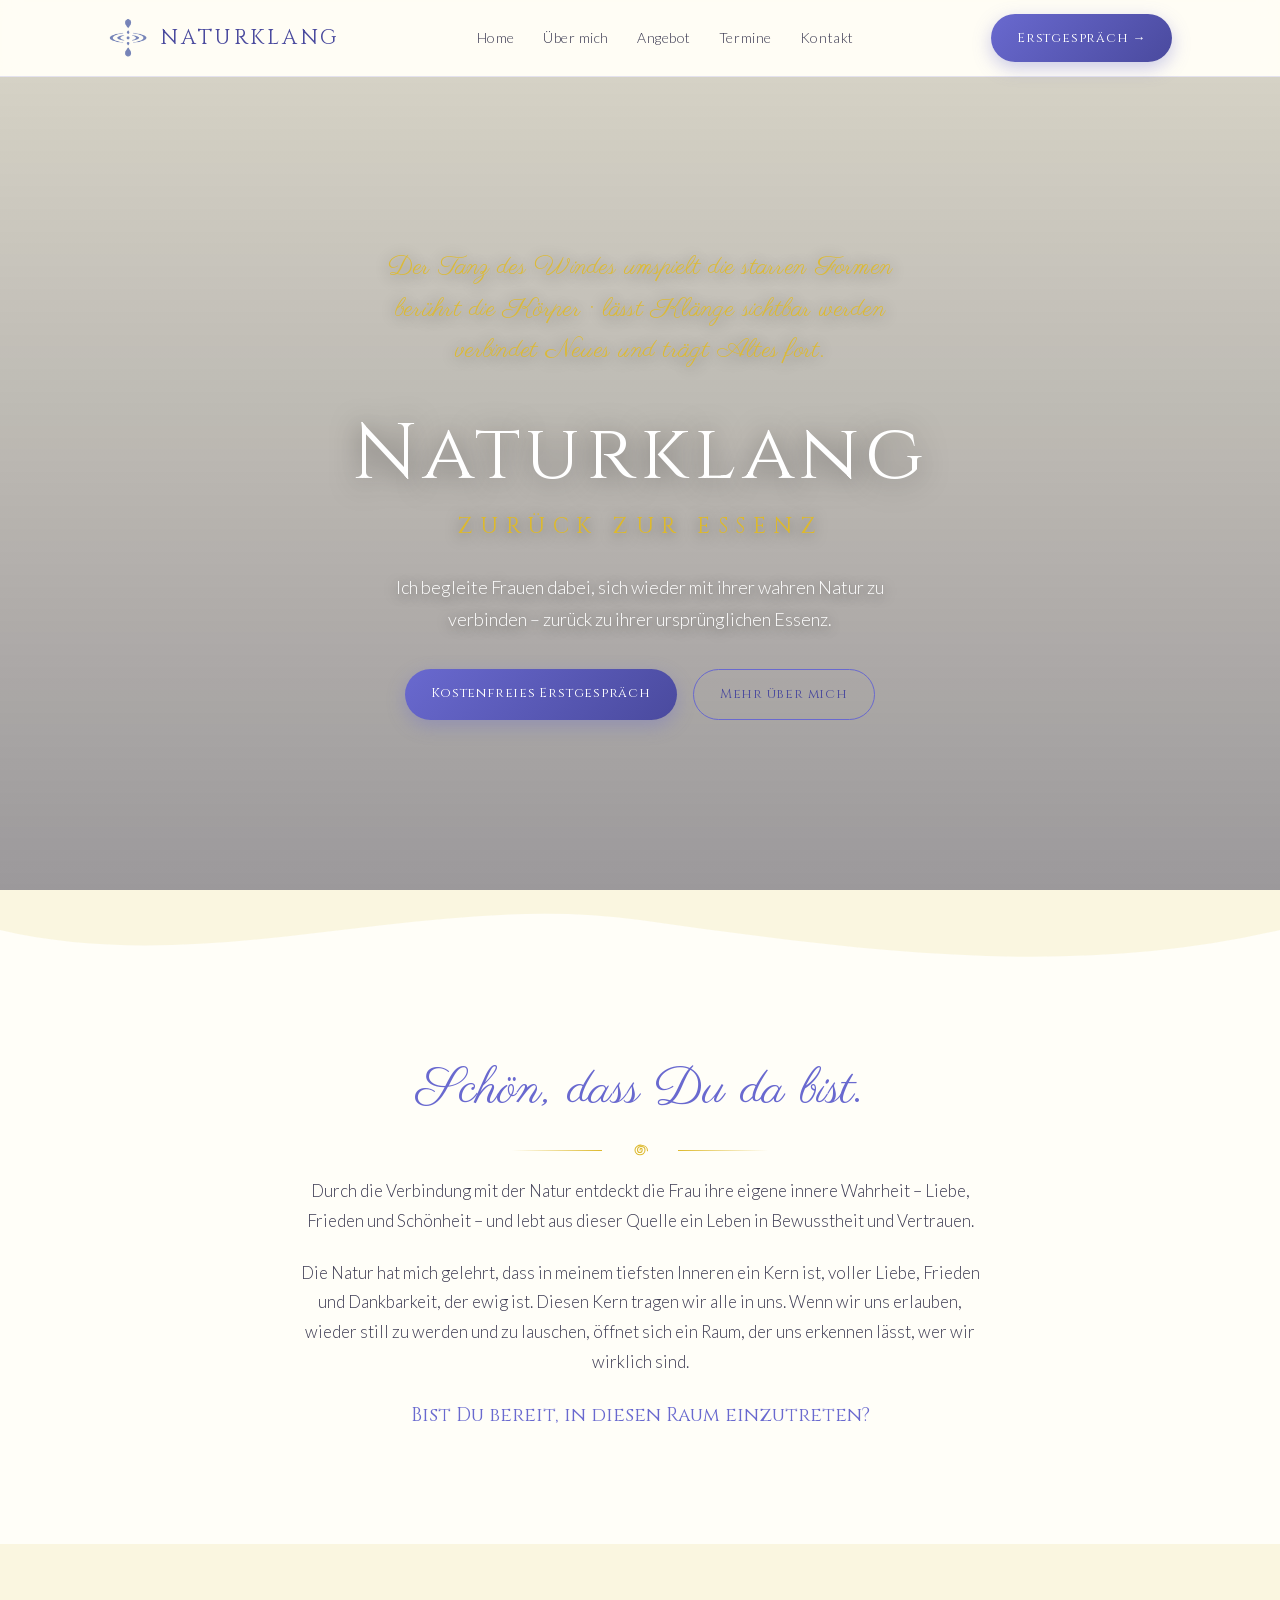
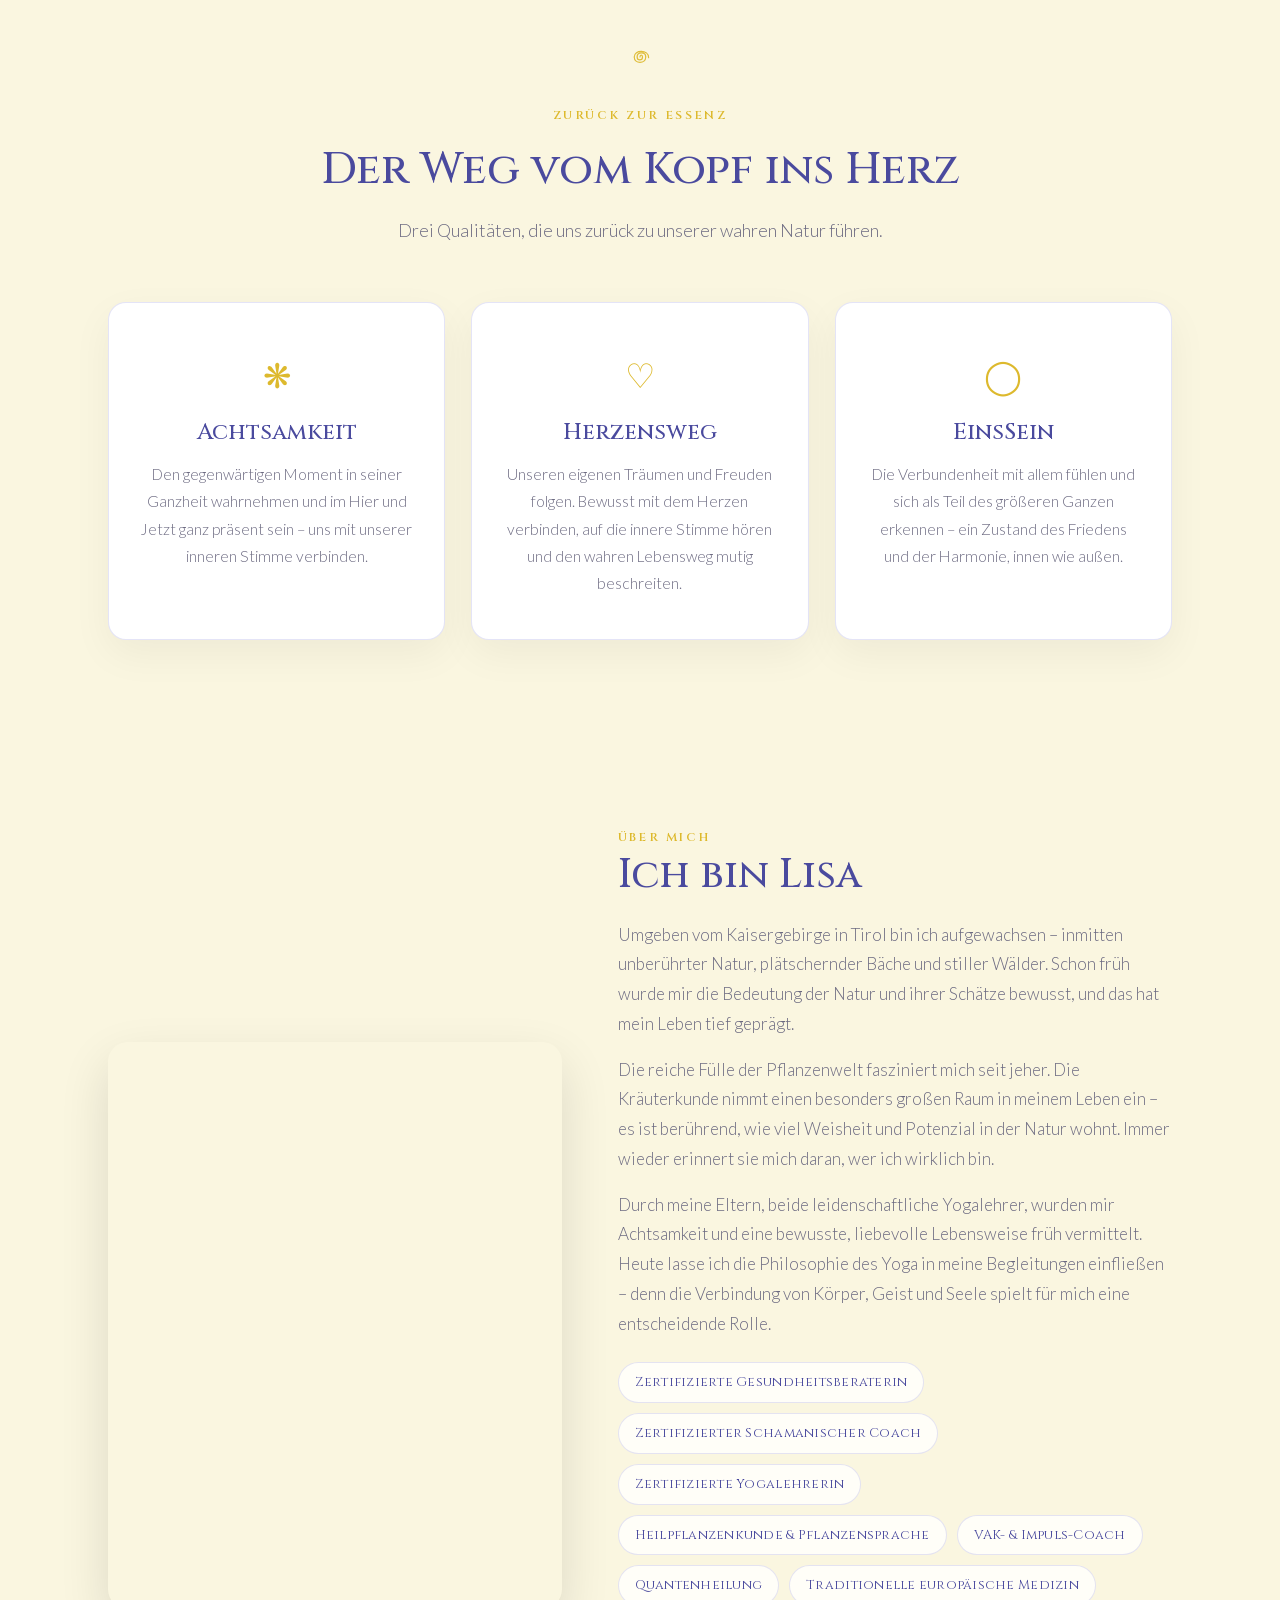
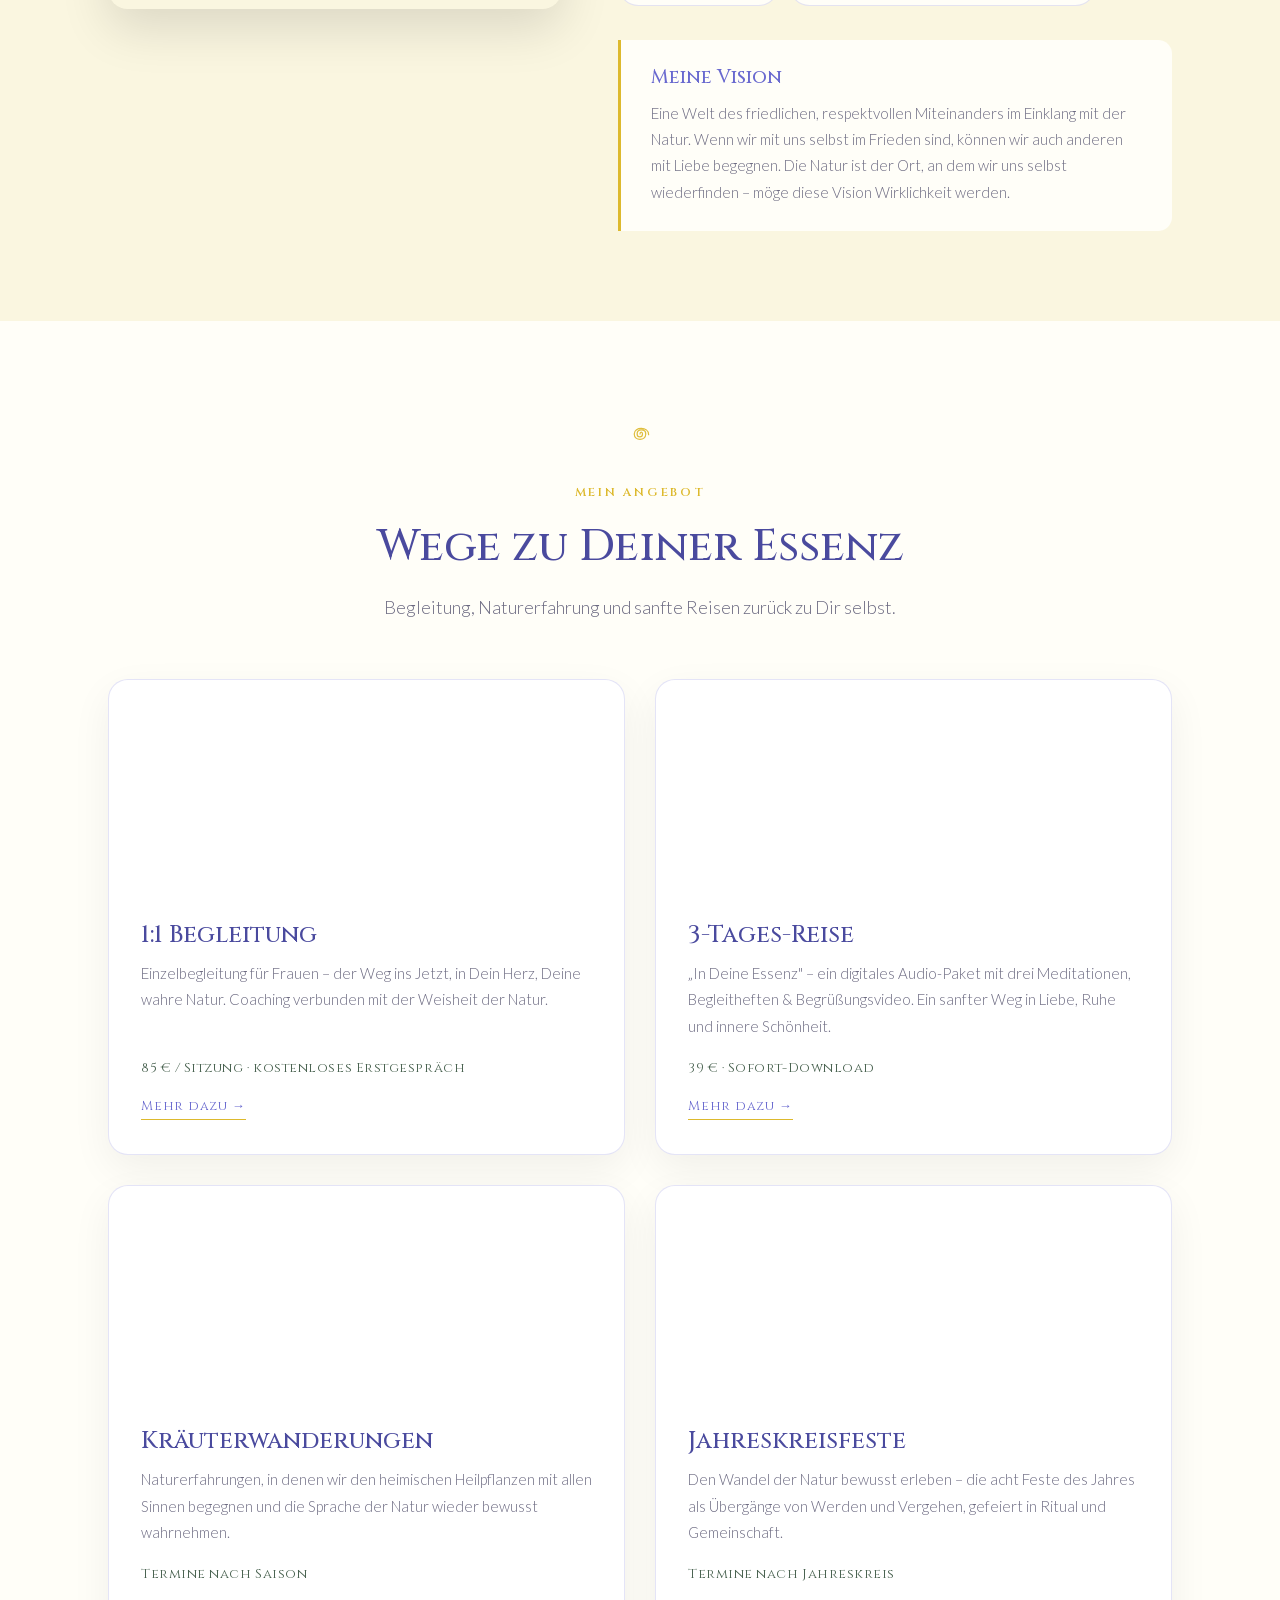
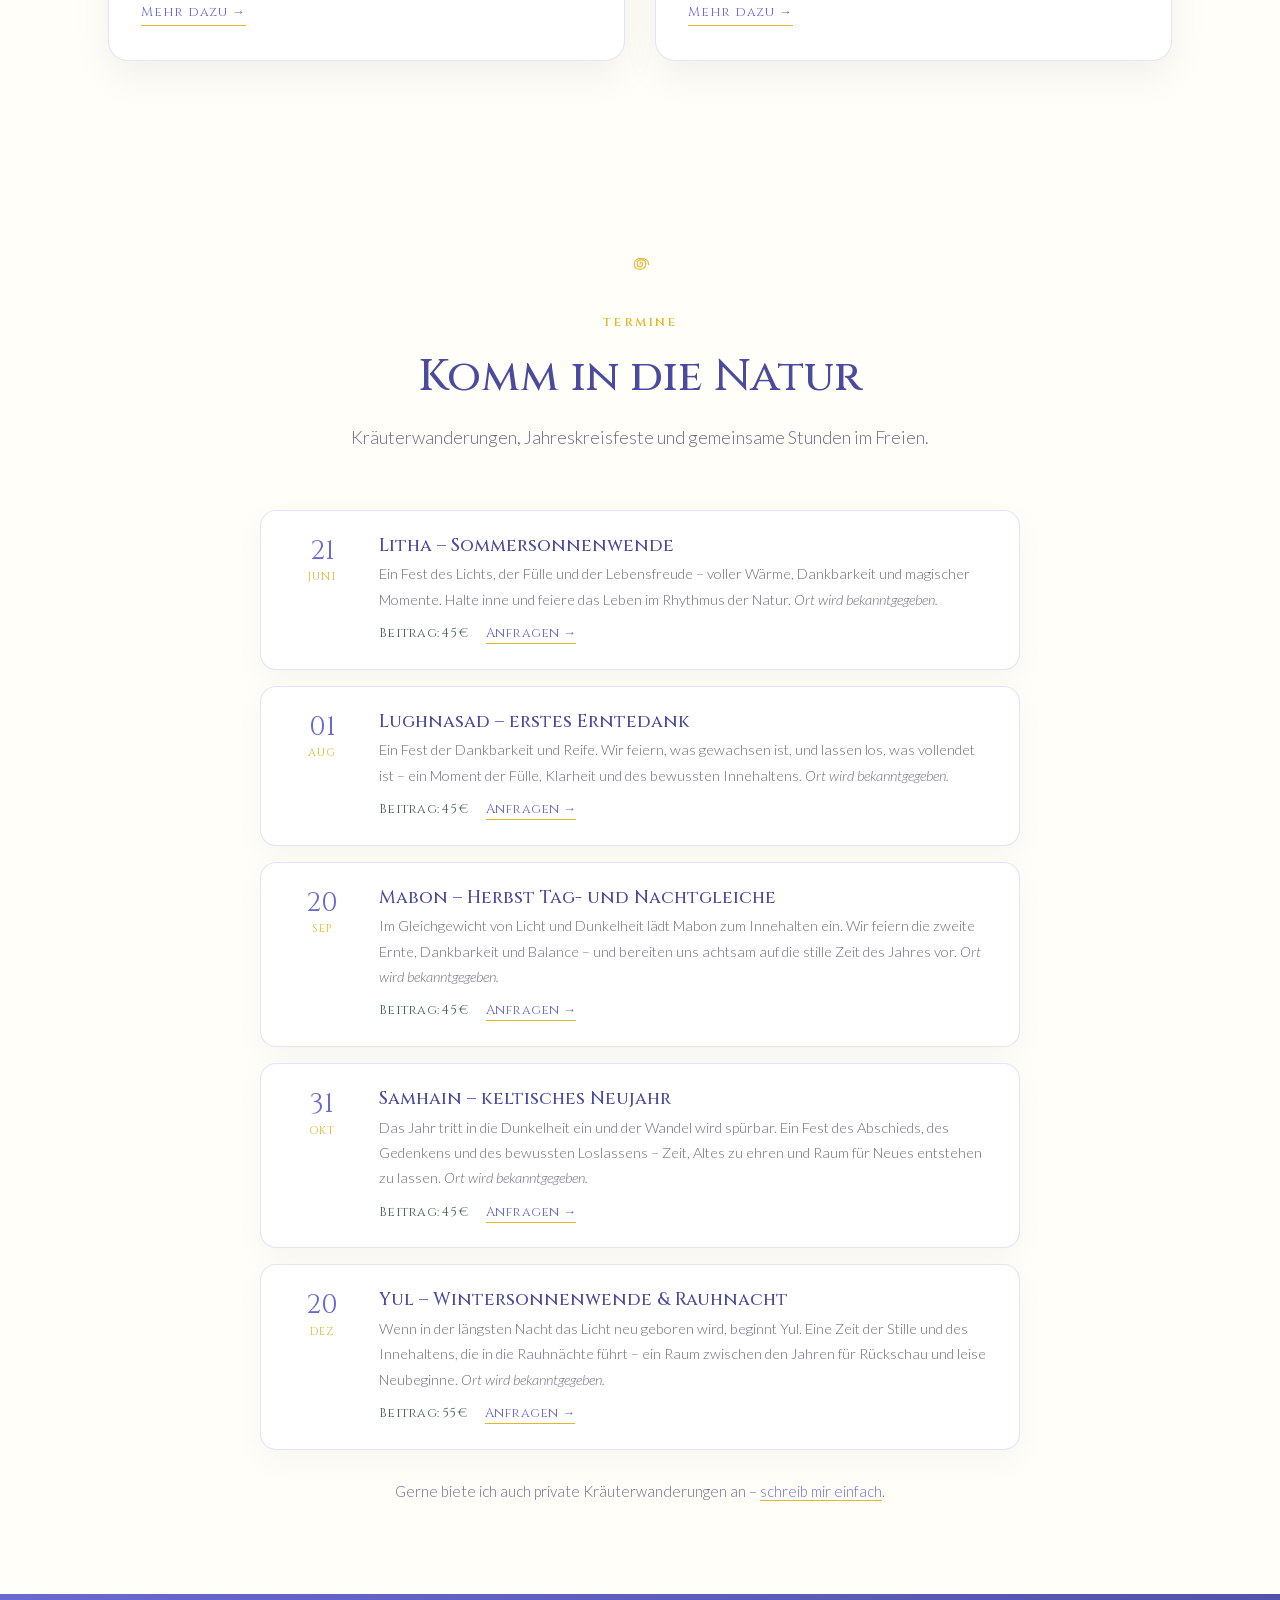
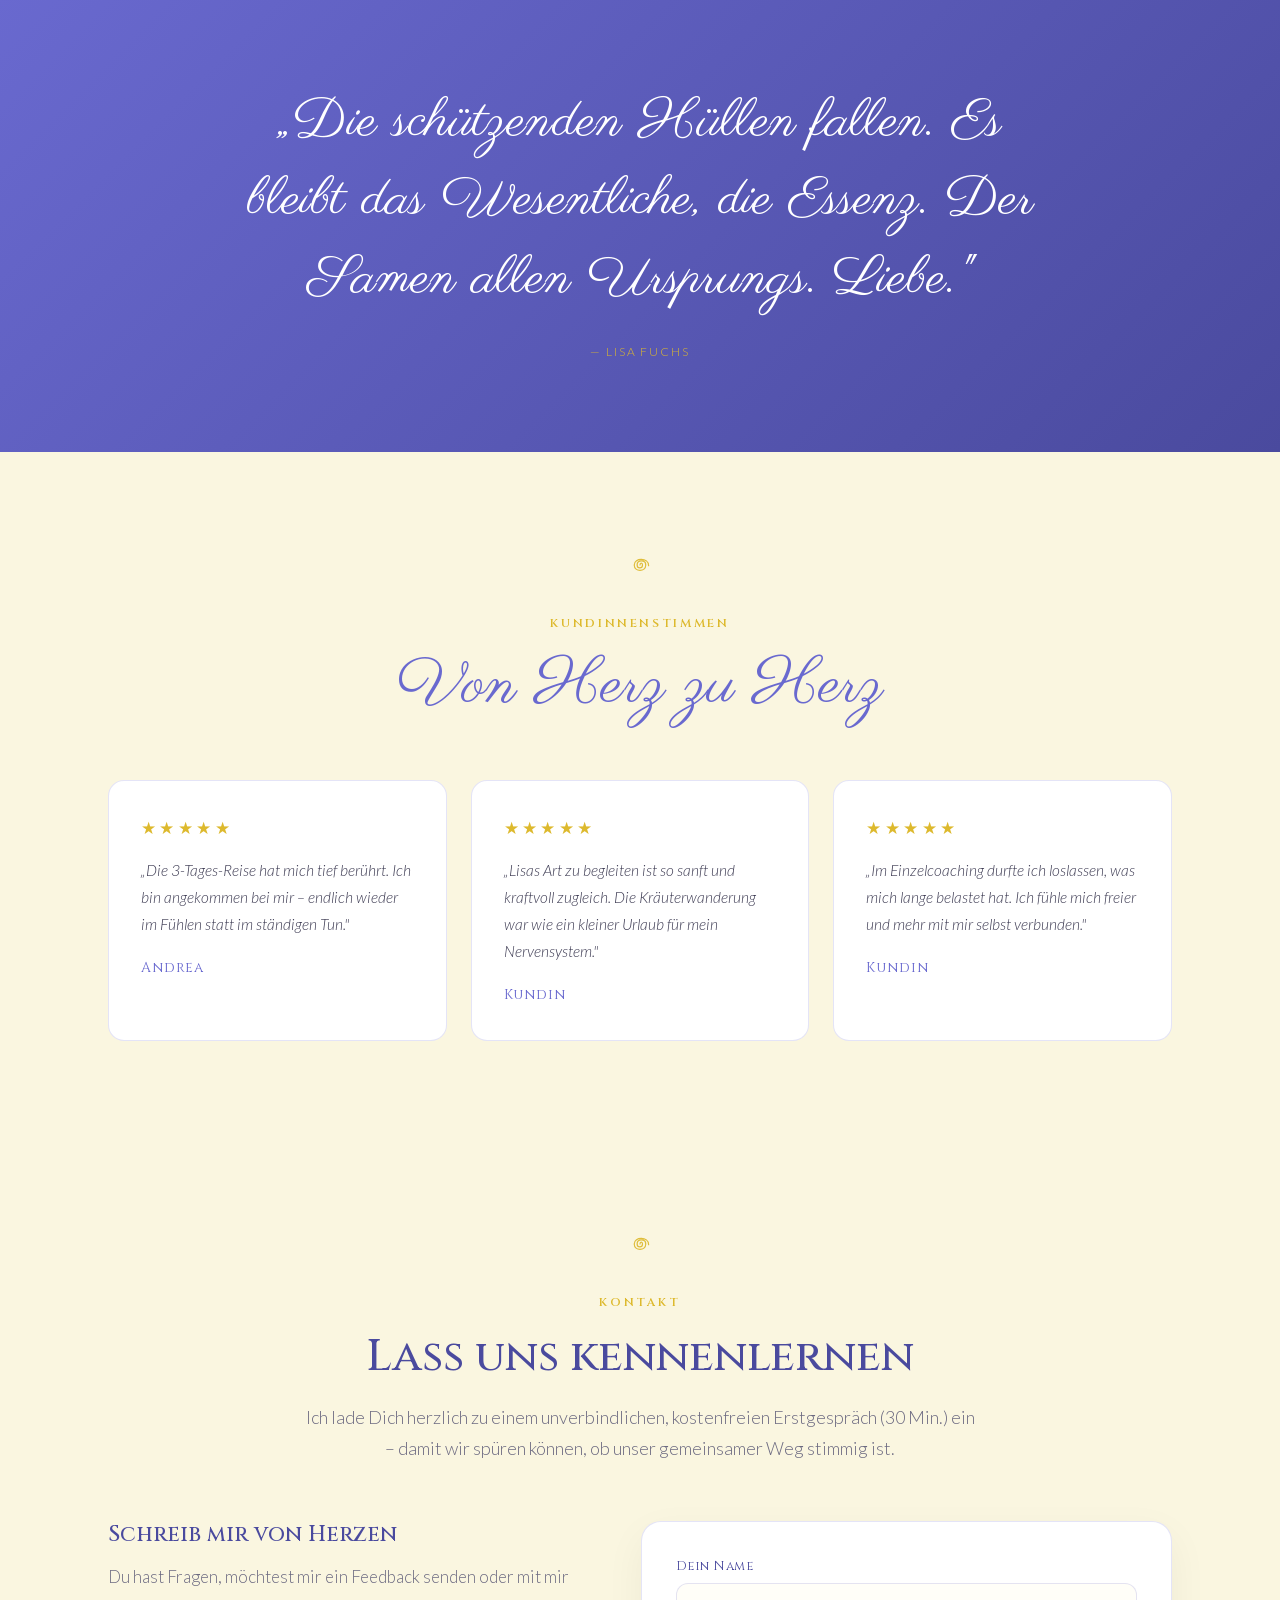
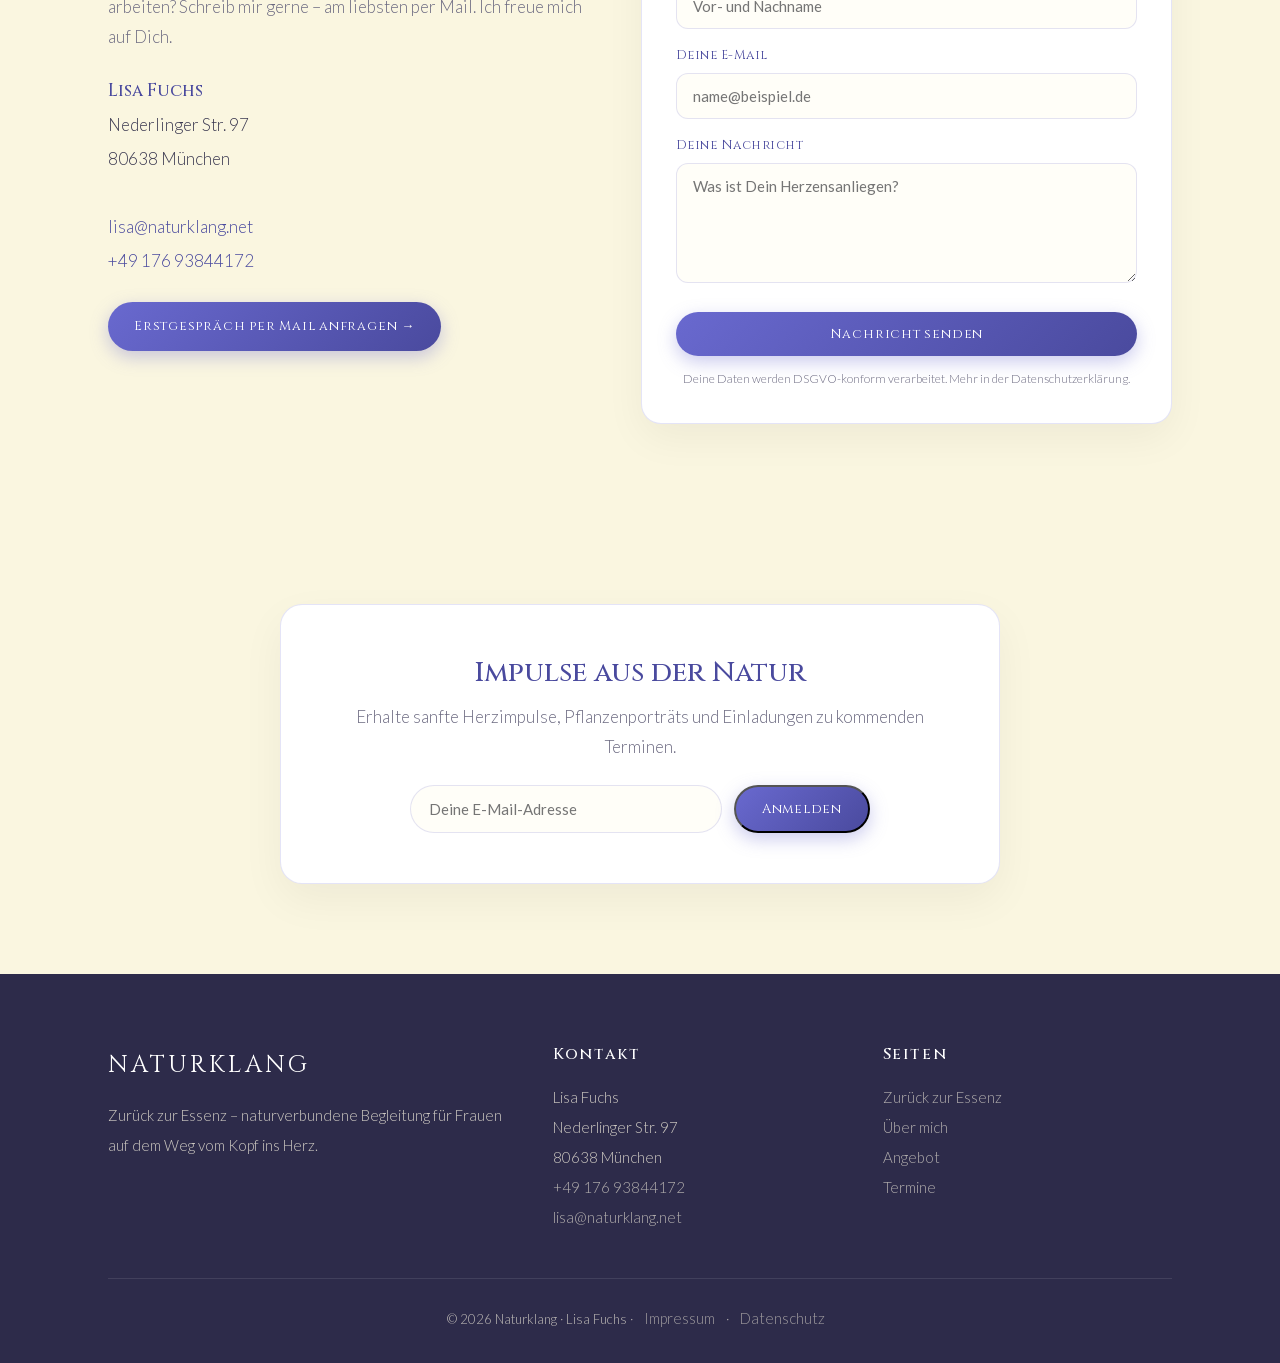
<file: index.html>
<!DOCTYPE html>
<html lang="de" class="theme-a">
<head>
<meta charset="UTF-8" />
<meta name="viewport" content="width=device-width, initial-scale=1.0" />
<title>Naturklang – zurück zur Essenz</title>
<!-- Schriften lokal gehostet (DSGVO-konform, kein Google-CDN) -->
<link rel="stylesheet" href="assets/fonts/fonts.css">
<style>
/* ============================================================
   PALETTEN — A (Naturklang-Marke) & C (Erd-/Waldwelt)
   Umschalten über class="theme-a" / "theme-c" auf <html>
   ============================================================ */
:root.theme-a {
  --c-bg:        #faf6e0;   /* Creme */
  --c-bg-soft:   #fffef8;   /* Warm-Weiß */
  --c-bg-dark:   #2d2b4a;   /* tiefes Lila-Nachtblau für dunkle Bänder */
  --c-brand:     #6969cf;   /* Lila (Brand) */
  --c-brand-dk:  #4a4a9e;
  --c-accent:    #ddb92d;   /* Gold */
  --c-green:     #4a6351;   /* Grün */
  --c-text:      #3a3850;
  --c-text-soft: #6b6980;
  --c-on-dark:   #f3eede;
  --c-card:      #ffffff;
  --c-line:      rgba(105,105,207,.18);
  --hero-overlay: linear-gradient(180deg, rgba(45,43,74,.18) 0%, rgba(45,43,74,.46) 100%);
  --grad-band:   linear-gradient(135deg, #6969cf 0%, #4a4a9e 100%);
  --f-script:    'Parisienne', cursive;
}
:root.theme-c {
  --c-bg:        #f4eedd;   /* warmes Creme */
  --c-bg-soft:   #fbf7ec;
  --c-bg-dark:   #2c3a2f;   /* Tannen-Nachtgrün */
  --c-brand:     #4a6351;   /* Grün als Leitfarbe */
  --c-brand-dk:  #33493b;
  --c-accent:    #c9a227;   /* gedämpftes Gold */
  --c-green:     #6b5340;   /* Braun/Bark als Zweitfarbe */
  --c-text:      #36302479;
  --c-text:      #363024;
  --c-text-soft: #6f6552;
  --c-on-dark:   #efe9d8;
  --c-card:      #fffdf6;
  --c-line:      rgba(74,99,81,.20);
  --hero-overlay: linear-gradient(180deg, rgba(44,58,47,.28) 0%, rgba(44,58,47,.60) 100%);
  --grad-band:   linear-gradient(135deg, #4a6351 0%, #2c3a2f 100%);
}

* { margin:0; padding:0; box-sizing:border-box; }
html { scroll-behavior:smooth; }
body {
  font-family:'Lato', Arial, sans-serif;
  font-weight:300;
  color:var(--c-text);
  background:var(--c-bg);
  line-height:1.75;
  font-size:17px;
  -webkit-font-smoothing:antialiased;
}
h1,h2,h3,h4 { font-family:'Cinzel', Georgia, serif; font-weight:500; line-height:1.25; color:var(--c-brand-dk); }
a { color:inherit; text-decoration:none; }
img { display:block; max-width:100%; }
.wrap { max-width:1120px; margin:0 auto; padding:0 28px; }
.eyebrow { font-family:'Cinzel',serif; letter-spacing:.22em; text-transform:uppercase; font-size:12px; color:var(--c-accent); font-weight:600; }

/* ---------- Palette-Umschalter ---------- */
.switcher {
  position:fixed; top:14px; right:14px; z-index:999;
  background:rgba(255,255,255,.92); backdrop-filter:blur(8px);
  border:1px solid var(--c-line); border-radius:40px;
  padding:6px; display:flex; gap:4px; box-shadow:0 6px 24px rgba(0,0,0,.12);
  font-family:'Lato',sans-serif;
}
.switcher span { font-size:11px; align-self:center; padding:0 8px 0 12px; color:var(--c-text-soft); letter-spacing:.05em; }
.switcher button {
  border:none; cursor:pointer; border-radius:30px; padding:8px 16px;
  font-size:13px; font-weight:700; font-family:'Cinzel',serif; letter-spacing:.05em;
  background:transparent; color:var(--c-text-soft); transition:.2s;
}
.switcher button.active { background:var(--grad-band); color:#fff; box-shadow:0 3px 10px rgba(0,0,0,.18); }

/* ---------- Header ---------- */
header {
  position:sticky; top:0; z-index:100;
  background:color-mix(in srgb, var(--c-bg-soft) 88%, transparent);
  backdrop-filter:blur(10px);
  border-bottom:1px solid var(--c-line);
}
.nav { display:flex; align-items:center; justify-content:space-between; height:76px; }
.brand { display:flex; align-items:center; gap:12px; }
.brand img { width:40px; height:40px; }
.brand .name { font-family:'Cinzel',serif; font-size:21px; letter-spacing:.14em; color:var(--c-brand-dk); }
.menu { display:flex; gap:28px; align-items:center; }
.menu a { font-size:14px; letter-spacing:.04em; color:var(--c-text); position:relative; padding:4px 0; transition:.2s; white-space:nowrap; }
.menu a:hover { color:var(--c-brand); }
.menu a::after { content:''; position:absolute; left:0; bottom:-2px; width:0; height:1.5px; background:var(--c-accent); transition:.25s; }
.menu a:hover::after { width:100%; }
.btn {
  display:inline-block; background:var(--grad-band); color:#fff !important;
  padding:13px 26px; border-radius:40px; font-family:'Cinzel',serif; font-size:13px;
  letter-spacing:.06em; box-shadow:0 6px 18px color-mix(in srgb,var(--c-brand) 35%,transparent);
  transition:transform .2s, box-shadow .2s;
}
.btn:hover { transform:translateY(-2px); box-shadow:0 10px 26px color-mix(in srgb,var(--c-brand) 45%,transparent); }
.btn-ghost { background:transparent; color:var(--c-brand-dk)!important; border:1.5px solid var(--c-brand); box-shadow:none; }
.btn-ghost:hover { background:var(--c-brand); color:#fff!important; }
.hamburger { display:none; background:none; border:none; cursor:pointer; font-size:26px; color:var(--c-brand-dk); }

/* ---------- Hero ---------- */
.hero {
  position:relative; min-height:88vh; display:flex; align-items:center;
  background:var(--hero-overlay), url('https://static.wixstatic.com/media/30ad0f_4431c01c30d84fc1b942860c5f3c2459~mv2.jpg/v1/fill/w_2880,h_1588,fp_0.50_0.40,q_90,enc_avif,quality_auto/30ad0f_4431c01c30d84fc1b942860c5f3c2459~mv2.jpg') center/cover fixed;
  text-align:center; color:#fff;
}
.hero .inner { max-width:760px; margin:0 auto; padding:80px 28px; }
.hero .poem { font-family:var(--f-script); font-size:clamp(19px,2.4vw,26px); letter-spacing:.01em; line-height:1.6; opacity:.92; margin-bottom:44px; color:var(--c-accent); text-shadow:0 2px 18px rgba(0,0,0,.55); max-width:600px; margin-left:auto; margin-right:auto; }
.hero h1 { color:#fff; font-size:clamp(42px,8vw,78px); font-weight:400; letter-spacing:.07em; line-height:1; text-shadow:0 3px 28px rgba(0,0,0,.55); }
.hero .sub { font-family:'Cinzel',serif; font-size:clamp(16px,2.4vw,22px); color:var(--c-accent); letter-spacing:.34em; text-transform:uppercase; margin-top:14px; text-shadow:0 2px 14px rgba(0,0,0,.5); }
.hero .lead { font-size:18px; font-weight:300; max-width:560px; margin:26px auto 34px; text-shadow:0 2px 12px rgba(0,0,0,.5); }
.hero .cta-row { display:flex; gap:16px; justify-content:center; flex-wrap:wrap; }

/* ---------- Ornament-Trenner ---------- */
.divider { display:flex; align-items:center; justify-content:center; gap:18px; padding:6px 0; color:var(--c-accent); }
.divider::before, .divider::after { content:''; height:1px; width:90px; background:linear-gradient(90deg,transparent,var(--c-accent)); }
.divider::after { background:linear-gradient(90deg,var(--c-accent),transparent); }
.divider .dot { width:8px; height:8px; border:1.5px solid var(--c-accent); border-radius:50%; transform:rotate(45deg); }

/* ---------- Sections ---------- */
section { padding:90px 0; }
.section-head { text-align:center; max-width:680px; margin:0 auto 56px; }
.section-head::before {
  content:''; display:block; width:46px; height:46px; margin:0 auto 18px; opacity:.92;
  background:url('data:image/svg+xml;utf8,<svg xmlns="http://www.w3.org/2000/svg" viewBox="0 0 64 64"><path d="M32 32 C32 28.5 35.5 28.5 35.5 32 C35.5 37.5 28 37.5 28 32 C28 24.5 40 24.5 40 32 C40 42 24 42 24 32 C24 21.5 44 21.5 44 33" fill="none" stroke="%23ddb92d" stroke-width="1.7" stroke-linecap="round"/></svg>') center/contain no-repeat;
}
.section-head h2 { font-size:clamp(30px,4.5vw,44px); margin:14px 0 18px; }
.section-head p { color:var(--c-text-soft); font-size:18px; }

/* Willkommen */
.welcome { background:var(--c-bg-soft); }
.welcome .body { max-width:740px; margin:0 auto; text-align:center; }
.welcome .body p { margin-bottom:22px; }
.welcome .hi { font-family:var(--f-script); font-size:clamp(34px,5vw,50px); color:var(--c-brand); margin-bottom:4px; line-height:1.2; }

/* Drei Säulen */
.pillars { display:grid; grid-template-columns:repeat(3,1fr); gap:26px; }
.pillar {
  background:var(--c-card); border-radius:18px; padding:42px 32px; text-align:center;
  border:1px solid var(--c-line); box-shadow:0 14px 40px rgba(0,0,0,.05); transition:.3s;
}
.pillar:hover { transform:translateY(-6px); box-shadow:0 22px 50px rgba(0,0,0,.10); }
.pillar .sym { font-size:34px; color:var(--c-accent); margin-bottom:14px; }
.pillar h3 { font-size:23px; margin-bottom:14px; color:var(--c-brand-dk); }
.pillar p { color:var(--c-text-soft); font-size:15.5px; }

/* Angebot — helle, leichte Karten mit Bild oben */
.angebot { background:var(--c-bg-soft); }
.offers { display:grid; grid-template-columns:repeat(2,1fr); gap:30px; }
.offer {
  background:var(--c-card); border-radius:20px; overflow:hidden;
  border:1px solid var(--c-line); box-shadow:0 14px 40px rgba(0,0,0,.06);
  display:flex; flex-direction:column; transition:transform .3s, box-shadow .3s;
}
.offer:hover { transform:translateY(-6px); box-shadow:0 24px 54px rgba(0,0,0,.12); }
.offer .pic { height:210px; background-size:cover; background-position:center; }
.offer.img1 .pic { background-image:url('https://static.wixstatic.com/media/30ad0f_73a1b2c0bfbb49b2bac82653a60e34b1~mv2.jpg/v1/fill/w_680,h_420,al_c,q_80,enc_avif,quality_auto/30ad0f_73a1b2c0bfbb49b2bac82653a60e34b1~mv2.jpg'); }
.offer.img2 .pic { background-image:url('https://static.wixstatic.com/media/30ad0f_ad5770ee242948cdaa79363a8b4c1df1~mv2.jpg/v1/crop/x_0,y_656,w_1687,h_1687/fill/w_680,h_420,q_80,enc_avif,quality_auto/20230617_165529_edited.jpg'); }
.offer.img3 .pic { background-image:url('https://static.wixstatic.com/media/30ad0f_cf320da13e4f41b2ae7d23e4663e6f0b~mv2.jpg/v1/fill/w_680,h_420,al_c,q_80,enc_avif,quality_auto/30ad0f_cf320da13e4f41b2ae7d23e4663e6f0b~mv2.jpg'); }
.offer.img4 .pic { background-image:url('https://static.wixstatic.com/media/30ad0f_091bbba5c6d74a7eb0b62641b5d3acfe~mv2.png/v1/fill/w_745,h_420,al_c,q_90,enc_avif,quality_auto/30ad0f_091bbba5c6d74a7eb0b62641b5d3acfe~mv2.png'); }
.offer .body { padding:30px 32px 34px; display:flex; flex-direction:column; flex:1; }
.offer h3 { color:var(--c-brand-dk); font-size:24px; margin-bottom:10px; }
.offer p { color:var(--c-text-soft); font-size:15px; margin-bottom:18px; flex:1; }
.offer .price { font-family:'Cinzel',serif; color:var(--c-green); font-size:13.5px; letter-spacing:.04em; margin-bottom:14px; }
.offer .more { font-family:'Cinzel',serif; font-size:13px; letter-spacing:.06em; color:var(--c-brand); border-bottom:1px solid var(--c-accent); padding-bottom:2px; align-self:flex-start; transition:.2s; cursor:pointer; }
.offer .more:hover { color:var(--c-brand-dk); border-color:var(--c-brand); }

/* Zitat-Band */
.quote-band { background:var(--grad-band); color:var(--c-on-dark); text-align:center; }
.quote-band .q { font-family:var(--f-script); font-size:clamp(34px,5vw,54px); line-height:1.45; color:#fff; max-width:820px; margin:0 auto; font-weight:400; }
.quote-band .src { margin-top:22px; letter-spacing:.16em; text-transform:uppercase; font-size:12px; color:var(--c-accent); }

/* Stimmen */
.voices .section-head h2 { font-family:var(--f-script); font-size:clamp(42px,6.5vw,62px); color:var(--c-brand); line-height:1.2; }
.voices .grid { display:grid; grid-template-columns:repeat(3,1fr); gap:24px; }
.voice { background:var(--c-card); border-radius:16px; padding:32px; border:1px solid var(--c-line); }
.voice p { font-style:italic; color:var(--c-text); margin-bottom:18px; font-size:15.5px; }
.voice .who { font-family:'Cinzel',serif; color:var(--c-brand); font-size:14px; letter-spacing:.06em; }
.voice .stars { color:var(--c-accent); margin-bottom:14px; letter-spacing:.2em; }

/* CTA */
.cta-final { text-align:center; background:var(--c-bg-soft); }
.cta-final h2 { font-size:clamp(28px,4vw,42px); margin-bottom:18px; }
.cta-final p { color:var(--c-text-soft); max-width:560px; margin:0 auto 30px; font-size:18px; }

/* Newsletter */
.news { background:var(--c-bg); }
.news .box { background:var(--c-card); border:1px solid var(--c-line); border-radius:22px; padding:50px; text-align:center; max-width:720px; margin:0 auto; box-shadow:0 16px 44px rgba(0,0,0,.05); }
.news h3 { font-size:28px; margin-bottom:12px; }
.news p { color:var(--c-text-soft); margin-bottom:24px; }
.news form { display:flex; gap:12px; max-width:460px; margin:0 auto; flex-wrap:wrap; }
.news input { flex:1; min-width:200px; padding:14px 18px; border:1px solid var(--c-line); border-radius:40px; font-family:'Lato',sans-serif; font-size:15px; background:var(--c-bg-soft); }
.news input:focus { outline:none; border-color:var(--c-brand); }

/* Footer */
footer { background:var(--c-bg-dark); color:var(--c-on-dark); padding:70px 0 30px; }
.footer-grid { display:grid; grid-template-columns:1.4fr 1fr 1fr; gap:40px; margin-bottom:46px; }
footer h4 { color:#fff; font-size:16px; letter-spacing:.1em; margin-bottom:18px; }
footer .name-lg { font-family:'Cinzel',serif; font-size:24px; letter-spacing:.14em; color:#fff; margin-bottom:14px; }
footer a, footer p { color:var(--c-on-dark); opacity:.82; font-size:15px; line-height:2; }
footer a:hover { opacity:1; color:var(--c-accent); }
.footer-bottom { border-top:1px solid rgba(255,255,255,.14); padding-top:24px; text-align:center; font-size:13px; opacity:.7; }
.footer-bottom a { margin:0 8px; }

/* ---------- Über mich ---------- */
.ueber { background:var(--c-bg); }
.ueber .grid { display:grid; grid-template-columns:0.9fr 1.1fr; gap:56px; align-items:center; }
.ueber .portrait { border-radius:20px; overflow:hidden; box-shadow:0 20px 50px rgba(0,0,0,.12); aspect-ratio:4/5; background-size:cover; background-position:center; }
.ueber .txt h2 { font-size:clamp(28px,4vw,40px); margin-bottom:20px; }
.ueber .txt > p { color:var(--c-text-soft); margin-bottom:16px; }
.ueber .quals { list-style:none; margin:24px 0 0; display:flex; flex-wrap:wrap; gap:10px; }
.ueber .quals li { background:var(--c-bg-soft); border:1px solid var(--c-line); border-radius:30px; padding:8px 16px; font-size:13px; color:var(--c-brand-dk); font-family:'Cinzel',serif; letter-spacing:.02em; }
.ueber .vision { margin-top:34px; padding:26px 30px; background:var(--c-bg-soft); border-left:3px solid var(--c-accent); border-radius:0 14px 14px 0; }
.ueber .vision h3 { font-size:19px; color:var(--c-brand); margin-bottom:10px; }
.ueber .vision p { color:var(--c-text-soft); font-size:15px; margin:0; }

/* ---------- Termine ---------- */
.termine { background:var(--c-bg-soft); }
.termine .list { max-width:760px; margin:0 auto; display:flex; flex-direction:column; gap:16px; }
.termin { display:flex; gap:24px; align-items:flex-start; background:var(--c-card); border:1px solid var(--c-line); border-radius:16px; padding:24px 28px; box-shadow:0 10px 30px rgba(0,0,0,.04); }
.termin .date { padding-top:2px; }
.termin .info .beitrag { margin-top:10px; font-family:'Cinzel',serif; font-size:13px; color:var(--c-green); letter-spacing:.02em; }
.termin .info .beitrag a { color:var(--c-brand); border-bottom:1px solid var(--c-accent); padding-bottom:1px; margin-left:14px; }
.termin .info .beitrag a:hover { color:var(--c-brand-dk); }
.termin .date { font-family:'Cinzel',serif; color:var(--c-brand); text-align:center; min-width:66px; line-height:1.1; }
.termin .date .d { font-size:27px; display:block; }
.termin .date .m { font-size:11px; letter-spacing:.12em; text-transform:uppercase; color:var(--c-accent); }
.termin .info h4 { font-size:18px; color:var(--c-brand-dk); margin-bottom:4px; }
.termin .info p { color:var(--c-text-soft); font-size:14.5px; }
.termine .hint { text-align:center; color:var(--c-text-soft); margin-top:28px; font-size:15px; }
.termine .hint a { color:var(--c-brand); border-bottom:1px solid var(--c-accent); }

/* ---------- Kontakt ---------- */
.kontakt { background:var(--c-bg); }
.kontakt .grid { display:grid; grid-template-columns:1fr 1.1fr; gap:50px; align-items:start; }
.kontakt .info h3 { font-size:22px; margin-bottom:14px; }
.kontakt .info > p { color:var(--c-text-soft); margin-bottom:22px; }
.kontakt .det { line-height:2; margin-bottom:24px; }
.kontakt .det strong { font-family:'Cinzel',serif; color:var(--c-brand-dk); font-weight:500; }
.kontakt .det a { color:var(--c-brand-dk); }
.kontakt .det a:hover { color:var(--c-brand); }
.kontakt form { background:var(--c-card); border:1px solid var(--c-line); border-radius:20px; padding:34px; box-shadow:0 14px 40px rgba(0,0,0,.05); }
.kontakt label { display:block; font-size:12.5px; font-family:'Cinzel',serif; letter-spacing:.04em; color:var(--c-brand-dk); margin:0 0 6px; }
.kontakt input, .kontakt textarea { width:100%; padding:13px 16px; border:1px solid var(--c-line); border-radius:12px; font-family:'Lato',sans-serif; font-size:15px; background:var(--c-bg-soft); margin-bottom:16px; }
.kontakt textarea { min-height:120px; resize:vertical; }
.kontakt input:focus, .kontakt textarea:focus { outline:none; border-color:var(--c-brand); }
.kontakt form .btn { width:100%; text-align:center; border:none; cursor:pointer; margin-top:4px; }
.kontakt .form-note { font-size:12px; color:var(--c-text-soft); margin-top:12px; text-align:center; }

/* ---------- Angebots-Detail-Ansicht (Overlay) ---------- */
.detail-overlay { position:fixed; inset:0; z-index:1000; display:none; }
.detail-overlay.open { display:block; }
.detail-overlay .scrim { position:absolute; inset:0; background:rgba(30,28,52,.55); backdrop-filter:blur(4px); }
.detail-panel { position:absolute; top:0; right:0; height:100%; width:min(660px,100%); background:var(--c-bg); box-shadow:-20px 0 60px rgba(0,0,0,.3); overflow-y:auto; transform:translateX(100%); transition:transform .42s cubic-bezier(.16,.7,.3,1); }
.detail-overlay.open .detail-panel { transform:none; }
.detail-panel .dp-hero { height:210px; background-size:cover; background-position:center; }
.detail-panel .dp-body { padding:42px 46px 64px; }
.detail-panel h2 { font-size:clamp(26px,4vw,34px); color:var(--c-brand-dk); margin-bottom:8px; }
.detail-panel .dp-meta { font-family:'Cinzel',serif; color:var(--c-green); font-size:14px; letter-spacing:.03em; margin-bottom:26px; }
.detail-panel p { color:var(--c-text); margin-bottom:15px; font-size:15.5px; }
.detail-panel .poem { font-family:var(--f-script); color:var(--c-brand); font-size:25px; line-height:1.5; margin:0 0 26px; }
.detail-panel h4 { font-family:'Cinzel',serif; color:var(--c-brand); font-size:17px; margin:26px 0 10px; }
.detail-panel ul { margin:0 0 18px 20px; color:var(--c-text-soft); }
.detail-panel ul li { margin-bottom:7px; }
.dp-close { position:absolute; top:18px; right:18px; width:44px; height:44px; border-radius:50%; border:none; background:rgba(255,255,255,.92); cursor:pointer; font-size:24px; line-height:1; color:var(--c-brand-dk); box-shadow:0 4px 14px rgba(0,0,0,.25); z-index:3; transition:.2s; }
.dp-close:hover { background:#fff; transform:rotate(90deg); }
.detail-panel .dp-cta { margin-top:28px; }
body.no-scroll { overflow:hidden; }

/* ---------- Fließende Wellen-Übergänge ---------- */
.wave { display:block; width:100%; height:80px; line-height:0; }
.wave svg { display:block; width:100%; height:100%; }
.wave-soft path { fill:var(--c-bg-soft); }
.wave-bg path { fill:var(--c-bg); }

/* ---------- Statement (fließend & tiefgehend) ---------- */
.statement { background:var(--c-bg); text-align:center; padding:120px 0; }
.statement .line { font-family:'Cinzel',serif; font-weight:400; color:var(--c-brand-dk); line-height:1.7; font-size:clamp(24px,3.8vw,40px); }
.statement .line em { font-style:normal; color:var(--c-accent); }
.statement .sep { width:1px; height:54px; margin:30px auto; background:linear-gradient(var(--c-accent),transparent); }

/* ---------- Ruhiges Einblenden beim Scrollen ---------- */
.reveal { opacity:0; transform:translateY(28px); transition:opacity 1.1s cubic-bezier(.16,.7,.3,1), transform 1.1s cubic-bezier(.16,.7,.3,1); }
.reveal.in { opacity:1; transform:none; }
@media (prefers-reduced-motion:reduce){ .reveal{opacity:1;transform:none;transition:none;} }

/* ---------- Mobile ---------- */
@media (max-width:880px){
  .statement{padding:80px 0;}
  .wave{height:48px;}
  .menu { display:none; }
  .menu.open { display:flex; position:absolute; top:76px; left:0; right:0; flex-direction:column; align-items:flex-start; background:var(--c-bg-soft); padding:20px 28px; gap:18px; border-bottom:1px solid var(--c-line); box-shadow:0 14px 28px rgba(0,0,0,.10); }
  .hamburger { display:block; }
  .pillars, .offers, .voices .grid, .footer-grid, .ueber .grid, .kontakt .grid { grid-template-columns:1fr; }
  .ueber .grid { gap:32px; }
  .detail-panel .dp-body { padding:32px 26px 50px; }
  .termin { flex-direction:row; }
  .hero { background-attachment:scroll; min-height:80vh; }
  section { padding:64px 0; }
  .news form { flex-direction:column; }
  .switcher span { display:none; }
}
</style>
</head>
<body>

<!-- Header -->
<header>
  <div class="wrap nav">
    <a class="brand" href="#">
      <img src="assets/logo-naturklang.png" alt="Naturklang Logo">
      <span class="name">NATURKLANG</span>
    </a>
    <nav class="menu">
      <a href="#">Home</a>
      <a href="#ueber">Über mich</a>
      <a href="#angebot">Angebot</a>
      <a href="#termine">Termine</a>
      <a href="#kontakt">Kontakt</a>
    </nav>
    <a class="btn" href="mailto:lisa@naturklang.net?subject=Kostenfreies%20Erstgespr%C3%A4ch">Erstgespräch &rarr;</a>
    <button class="hamburger" aria-label="Menü">&#9776;</button>
  </div>
</header>

<!-- Hero -->
<section class="hero">
  <div class="inner">
    <div class="poem">
      Der Tanz des Windes umspielt die starren Formen<br>
      berührt die Körper · lässt Klänge sichtbar werden<br>
      verbindet Neues und trägt Altes fort.
    </div>
    <h1>Naturklang</h1>
    <div class="sub">Zurück zur Essenz</div>
    <p class="lead">Ich begleite Frauen dabei, sich wieder mit ihrer wahren Natur zu verbinden – zurück zu ihrer ursprünglichen Essenz.</p>
    <div class="cta-row">
      <a class="btn" href="mailto:lisa@naturklang.net?subject=Kostenfreies%20Erstgespr%C3%A4ch">Kostenfreies Erstgespräch</a>
      <a class="btn btn-ghost" href="#ueber">Mehr über mich</a>
    </div>
  </div>
</section>

<div class="wave wave-soft"><svg viewBox="0 0 1440 80" preserveAspectRatio="none"><path d="M0,40 C240,90 480,0 720,30 C960,60 1200,90 1440,40 L1440,80 L0,80 Z"></path></svg></div>

<!-- Willkommen -->
<section class="welcome">
  <div class="wrap body">
    <div class="hi">Schön, dass Du da bist.</div>
    <div class="divider">
      <svg width="40" height="40" viewBox="0 0 64 64" aria-hidden="true"><path d="M32 32 C32 28.5 35.5 28.5 35.5 32 C35.5 37.5 28 37.5 28 32 C28 24.5 40 24.5 40 32 C40 42 24 42 24 32 C24 21.5 44 21.5 44 33" fill="none" stroke="#ddb92d" stroke-width="1.7" stroke-linecap="round"/></svg>
    </div>
    <p>Durch die Verbindung mit der Natur entdeckt die Frau ihre eigene innere Wahrheit – Liebe, Frieden und Schönheit – und lebt aus dieser Quelle ein Leben in Bewusstheit und Vertrauen.</p>
    <p>Die Natur hat mich gelehrt, dass in meinem tiefsten Inneren ein Kern ist, voller Liebe, Frieden und Dankbarkeit, der ewig ist. Diesen Kern tragen wir alle in uns. Wenn wir uns erlauben, wieder still zu werden und zu lauschen, öffnet sich ein Raum, der uns erkennen lässt, wer wir wirklich sind.</p>
    <p style="font-family:'Cinzel',serif;color:var(--c-brand);font-size:19px;">Bist Du bereit, in diesen Raum einzutreten?</p>
  </div>
</section>

<!-- Drei Säulen -->
<section id="essenz">
  <div class="wrap">
    <div class="section-head">
      <span class="eyebrow">Zurück zur Essenz</span>
      <h2>Der Weg vom Kopf ins Herz</h2>
      <p>Drei Qualitäten, die uns zurück zu unserer wahren Natur führen.</p>
    </div>
    <div class="pillars">
      <div class="pillar">
        <div class="sym">❋</div>
        <h3>Achtsamkeit</h3>
        <p>Den gegenwärtigen Moment in seiner Ganzheit wahrnehmen und im Hier und Jetzt ganz präsent sein – uns mit unserer inneren Stimme verbinden.</p>
      </div>
      <div class="pillar">
        <div class="sym">♡</div>
        <h3>Herzensweg</h3>
        <p>Unseren eigenen Träumen und Freuden folgen. Bewusst mit dem Herzen verbinden, auf die innere Stimme hören und den wahren Lebensweg mutig beschreiten.</p>
      </div>
      <div class="pillar">
        <div class="sym">◯</div>
        <h3>EinsSein</h3>
        <p>Die Verbundenheit mit allem fühlen und sich als Teil des größeren Ganzen erkennen – ein Zustand des Friedens und der Harmonie, innen wie außen.</p>
      </div>
    </div>
  </div>
</section>

<!-- Über mich -->
<section class="ueber" id="ueber">
  <div class="wrap">
    <div class="grid">
      <div class="portrait" style="background-image:url('https://static.wixstatic.com/media/30ad0f_73a1b2c0bfbb49b2bac82653a60e34b1~mv2.jpg/v1/fill/w_640,h_800,al_c,q_85,enc_avif,quality_auto/30ad0f_73a1b2c0bfbb49b2bac82653a60e34b1~mv2.jpg');"></div>
      <div class="txt">
        <span class="eyebrow">Über mich</span>
        <h2>Ich bin Lisa</h2>
        <p>Umgeben vom Kaisergebirge in Tirol bin ich aufgewachsen – inmitten unberührter Natur, plätschernder Bäche und stiller Wälder. Schon früh wurde mir die Bedeutung der Natur und ihrer Schätze bewusst, und das hat mein Leben tief geprägt.</p>
        <p>Die reiche Fülle der Pflanzenwelt fasziniert mich seit jeher. Die Kräuterkunde nimmt einen besonders großen Raum in meinem Leben ein – es ist berührend, wie viel Weisheit und Potenzial in der Natur wohnt. Immer wieder erinnert sie mich daran, wer ich wirklich bin.</p>
        <p>Durch meine Eltern, beide leidenschaftliche Yogalehrer, wurden mir Achtsamkeit und eine bewusste, liebevolle Lebensweise früh vermittelt. Heute lasse ich die Philosophie des Yoga in meine Begleitungen einfließen – denn die Verbindung von Körper, Geist und Seele spielt für mich eine entscheidende Rolle.</p>
        <ul class="quals">
          <li>Zertifizierte Gesundheitsberaterin</li>
          <li>Zertifizierter Schamanischer Coach</li>
          <li>Zertifizierte Yogalehrerin</li>
          <li>Heilpflanzenkunde &amp; Pflanzensprache</li>
          <li>VAK- &amp; Impuls-Coach</li>
          <li>Quantenheilung</li>
          <li>Traditionelle europäische Medizin</li>
        </ul>
        <div class="vision">
          <h3>Meine Vision</h3>
          <p>Eine Welt des friedlichen, respektvollen Miteinanders im Einklang mit der Natur. Wenn wir mit uns selbst im Frieden sind, können wir auch anderen mit Liebe begegnen. Die Natur ist der Ort, an dem wir uns selbst wiederfinden – möge diese Vision Wirklichkeit werden.</p>
        </div>
      </div>
    </div>
  </div>
</section>

<!-- Angebot -->
<section class="angebot" id="angebot">
  <div class="wrap">
    <div class="section-head">
      <span class="eyebrow">Mein Angebot</span>
      <h2>Wege zu Deiner Essenz</h2>
      <p>Begleitung, Naturerfahrung und sanfte Reisen zurück zu Dir selbst.</p>
    </div>
    <div class="offers">
      <div class="offer img1">
        <div class="pic"></div>
        <div class="body">
          <h3>1:1 Begleitung</h3>
          <p>Einzelbegleitung für Frauen – der Weg ins Jetzt, in Dein Herz, Deine wahre Natur. Coaching verbunden mit der Weisheit der Natur.</p>
          <div class="price">85 € / Sitzung · kostenloses Erstgespräch</div>
          <span class="more" onclick="openDetail('begleitung')">Mehr dazu &rarr;</span>
        </div>
      </div>
      <div class="offer img2">
        <div class="pic"></div>
        <div class="body">
          <h3>3-Tages-Reise</h3>
          <p>„In Deine Essenz" – ein digitales Audio-Paket mit drei Meditationen, Begleitheften & Begrüßungsvideo. Ein sanfter Weg in Liebe, Ruhe und innere Schönheit.</p>
          <div class="price">39 € · Sofort-Download</div>
          <span class="more" onclick="openDetail('reise')">Mehr dazu &rarr;</span>
        </div>
      </div>
      <div class="offer img3">
        <div class="pic"></div>
        <div class="body">
          <h3>Kräuterwanderungen</h3>
          <p>Naturerfahrungen, in denen wir den heimischen Heilpflanzen mit allen Sinnen begegnen und die Sprache der Natur wieder bewusst wahrnehmen.</p>
          <div class="price">Termine nach Saison</div>
          <span class="more" onclick="openDetail('kraeuter')">Mehr dazu &rarr;</span>
        </div>
      </div>
      <div class="offer img4">
        <div class="pic"></div>
        <div class="body">
          <h3>Jahreskreisfeste</h3>
          <p>Den Wandel der Natur bewusst erleben – die acht Feste des Jahres als Übergänge von Werden und Vergehen, gefeiert in Ritual und Gemeinschaft.</p>
          <div class="price">Termine nach Jahreskreis</div>
          <span class="more" onclick="openDetail('jahreskreis')">Mehr dazu &rarr;</span>
        </div>
      </div>
    </div>
  </div>
</section>

<!-- Termine -->
<section class="termine" id="termine">
  <div class="wrap">
    <div class="section-head">
      <span class="eyebrow">Termine</span>
      <h2>Komm in die Natur</h2>
      <p>Kräuterwanderungen, Jahreskreisfeste und gemeinsame Stunden im Freien.</p>
    </div>
    <div class="list">
      <div class="termin">
        <div class="date"><span class="d">21</span><span class="m">Juni</span></div>
        <div class="info">
          <h4>Litha – Sommersonnenwende</h4>
          <p>Ein Fest des Lichts, der Fülle und der Lebensfreude – voller Wärme, Dankbarkeit und magischer Momente. Halte inne und feiere das Leben im Rhythmus der Natur. <em>Ort wird bekanntgegeben.</em></p>
          <div class="beitrag">Beitrag: 45 € <a href="mailto:lisa@naturklang.net?subject=Anmeldung%3A%20Litha%20%E2%80%93%20Sommersonnenwende">Anfragen &rarr;</a></div>
        </div>
      </div>
      <div class="termin">
        <div class="date"><span class="d">01</span><span class="m">Aug</span></div>
        <div class="info">
          <h4>Lughnasad – erstes Erntedank</h4>
          <p>Ein Fest der Dankbarkeit und Reife. Wir feiern, was gewachsen ist, und lassen los, was vollendet ist – ein Moment der Fülle, Klarheit und des bewussten Innehaltens. <em>Ort wird bekanntgegeben.</em></p>
          <div class="beitrag">Beitrag: 45 € <a href="mailto:lisa@naturklang.net?subject=Anmeldung%3A%20Lughnasad">Anfragen &rarr;</a></div>
        </div>
      </div>
      <div class="termin">
        <div class="date"><span class="d">20</span><span class="m">Sep</span></div>
        <div class="info">
          <h4>Mabon – Herbst Tag- und Nachtgleiche</h4>
          <p>Im Gleichgewicht von Licht und Dunkelheit lädt Mabon zum Innehalten ein. Wir feiern die zweite Ernte, Dankbarkeit und Balance – und bereiten uns achtsam auf die stille Zeit des Jahres vor. <em>Ort wird bekanntgegeben.</em></p>
          <div class="beitrag">Beitrag: 45 € <a href="mailto:lisa@naturklang.net?subject=Anmeldung%3A%20Mabon">Anfragen &rarr;</a></div>
        </div>
      </div>
      <div class="termin">
        <div class="date"><span class="d">31</span><span class="m">Okt</span></div>
        <div class="info">
          <h4>Samhain – keltisches Neujahr</h4>
          <p>Das Jahr tritt in die Dunkelheit ein und der Wandel wird spürbar. Ein Fest des Abschieds, des Gedenkens und des bewussten Loslassens – Zeit, Altes zu ehren und Raum für Neues entstehen zu lassen. <em>Ort wird bekanntgegeben.</em></p>
          <div class="beitrag">Beitrag: 45 € <a href="mailto:lisa@naturklang.net?subject=Anmeldung%3A%20Samhain">Anfragen &rarr;</a></div>
        </div>
      </div>
      <div class="termin">
        <div class="date"><span class="d">20</span><span class="m">Dez</span></div>
        <div class="info">
          <h4>Yul – Wintersonnenwende &amp; Rauhnacht</h4>
          <p>Wenn in der längsten Nacht das Licht neu geboren wird, beginnt Yul. Eine Zeit der Stille und des Innehaltens, die in die Rauhnächte führt – ein Raum zwischen den Jahren für Rückschau und leise Neubeginne. <em>Ort wird bekanntgegeben.</em></p>
          <div class="beitrag">Beitrag: 55 € <a href="mailto:lisa@naturklang.net?subject=Anmeldung%3A%20Yul%20%E2%80%93%20Wintersonnenwende">Anfragen &rarr;</a></div>
        </div>
      </div>
    </div>
    <p class="hint">Gerne biete ich auch private Kräuterwanderungen an – <a href="mailto:lisa@naturklang.net?subject=Private%20Kr%C3%A4uterwanderung">schreib mir einfach</a>.</p>
  </div>
</section>

<!-- Zitat-Band -->
<section class="quote-band">
  <div class="wrap">
    <p class="q">„Die schützenden Hüllen fallen. Es bleibt das Wesentliche, die Essenz. Der Samen allen Ursprungs. Liebe."</p>
    <div class="src">— Lisa Fuchs</div>
  </div>
</section>

<!-- Stimmen -->
<section class="voices">
  <div class="wrap">
    <div class="section-head">
      <span class="eyebrow">Kundinnenstimmen</span>
      <h2>Von Herz zu Herz</h2>
    </div>
    <div class="grid">
      <div class="voice">
        <div class="stars">★★★★★</div>
        <p>„Die 3-Tages-Reise hat mich tief berührt. Ich bin angekommen bei mir – endlich wieder im Fühlen statt im ständigen Tun."</p>
        <div class="who">Andrea</div>
      </div>
      <div class="voice">
        <div class="stars">★★★★★</div>
        <p>„Lisas Art zu begleiten ist so sanft und kraftvoll zugleich. Die Kräuterwanderung war wie ein kleiner Urlaub für mein Nervensystem."</p>
        <div class="who">Kundin</div>
      </div>
      <div class="voice">
        <div class="stars">★★★★★</div>
        <p>„Im Einzelcoaching durfte ich loslassen, was mich lange belastet hat. Ich fühle mich freier und mehr mit mir selbst verbunden."</p>
        <div class="who">Kundin</div>
      </div>
    </div>
  </div>
</section>

<!-- Kontakt -->
<section class="kontakt" id="kontakt">
  <div class="wrap">
    <div class="section-head">
      <span class="eyebrow">Kontakt</span>
      <h2>Lass uns kennenlernen</h2>
      <p>Ich lade Dich herzlich zu einem unverbindlichen, kostenfreien Erstgespräch (30 Min.) ein – damit wir spüren können, ob unser gemeinsamer Weg stimmig ist.</p>
    </div>
    <div class="grid">
      <div class="info">
        <h3>Schreib mir von Herzen</h3>
        <p>Du hast Fragen, möchtest mir ein Feedback senden oder mit mir arbeiten? Schreib mir gerne – am liebsten per Mail. Ich freue mich auf Dich.</p>
        <div class="det">
          <strong>Lisa Fuchs</strong><br>
          Nederlinger Str. 97<br>
          80638 München<br><br>
          <a href="mailto:lisa@naturklang.net">lisa@naturklang.net</a><br>
          <a href="tel:+4917693844172">+49 176 93844172</a>
        </div>
        <a class="btn" href="mailto:lisa@naturklang.net?subject=Kostenfreies%20Erstgespr%C3%A4ch&amp;body=Liebe%20Lisa%2C%0A%0Aich%20m%C3%B6chte%20gerne%20ein%20kostenfreies%20Erstgespr%C3%A4ch%20vereinbaren.%0A%0AHerzliche%20Gr%C3%BC%C3%9Fe">Erstgespräch per Mail anfragen &rarr;</a>
      </div>
      <!-- Kontaktformular (Brevo) – action später durch Brevo-Formular-Endpoint ersetzen -->
      <form action="#" method="post" onsubmit="return false">
        <label for="k-name">Dein Name</label>
        <input id="k-name" name="name" type="text" placeholder="Vor- und Nachname" required>
        <label for="k-mail">Deine E-Mail</label>
        <input id="k-mail" name="email" type="email" placeholder="name@beispiel.de" required>
        <label for="k-msg">Deine Nachricht</label>
        <textarea id="k-msg" name="message" placeholder="Was ist Dein Herzensanliegen?"></textarea>
        <button class="btn" type="submit">Nachricht senden</button>
        <p class="form-note">Deine Daten werden DSGVO-konform verarbeitet. Mehr in der <a href="datenschutz.html">Datenschutzerklärung</a>.</p>
      </form>
    </div>
  </div>
</section>

<!-- Newsletter -->
<section class="news">
  <div class="wrap">
    <div class="box">
      <h3>Impulse aus der Natur</h3>
      <p>Erhalte sanfte Herzimpulse, Pflanzenporträts und Einladungen zu kommenden Terminen.</p>
      <form onsubmit="return false">
        <input type="email" placeholder="Deine E-Mail-Adresse" />
        <button class="btn" type="submit">Anmelden</button>
      </form>
    </div>
  </div>
</section>

<!-- Footer -->
<footer id="footer">
  <div class="wrap">
    <div class="footer-grid">
      <div>
        <div class="name-lg">NATURKLANG</div>
        <p>Zurück zur Essenz – naturverbundene Begleitung für Frauen auf dem Weg vom Kopf ins Herz.</p>
      </div>
      <div>
        <h4>Kontakt</h4>
        <p>Lisa Fuchs<br>Nederlinger Str. 97<br>80638 München</p>
        <p><a href="tel:+4917693844172">+49 176 93844172</a><br>
        <a href="mailto:lisa@naturklang.net">lisa@naturklang.net</a></p>
      </div>
      <div>
        <h4>Seiten</h4>
        <p>
          <a href="#essenz">Zurück zur Essenz</a><br>
          <a href="#ueber">Über mich</a><br>
          <a href="#angebot">Angebot</a><br>
          <a href="#termine">Termine</a>
        </p>
      </div>
    </div>
    <div class="footer-bottom">
      © 2026 Naturklang · Lisa Fuchs ·
      <a href="impressum.html">Impressum</a> ·
      <a href="datenschutz.html">Datenschutz</a>
    </div>
  </div>
</footer>

<!-- Angebots-Detail-Ansicht (Overlay) -->
<div class="detail-overlay" id="detailOverlay" aria-hidden="true">
  <div class="scrim" onclick="closeDetail()"></div>
  <div class="detail-panel" role="dialog" aria-modal="true" aria-label="Angebotsdetails">
    <button class="dp-close" onclick="closeDetail()" aria-label="Schließen">&times;</button>
    <div class="dp-hero" id="dpHero"></div>
    <div class="dp-body" id="dpBody"></div>
  </div>
</div>

<script>
/* === Angebots-Details === */
/* TODO: Stripe Payment Link für die 3-Tages-Reise hier eintragen */
var STRIPE_REISE = 'https://buy.stripe.com/DEIN_STRIPE_PAYMENT_LINK';
var MAIL_ERST = 'mailto:lisa@naturklang.net?subject=Kostenfreies%20Erstgespr%C3%A4ch';

var DETAILS = {
  begleitung: {
    img: 'https://static.wixstatic.com/media/30ad0f_73a1b2c0bfbb49b2bac82653a60e34b1~mv2.jpg/v1/fill/w_900,h_420,al_c,q_85,enc_avif,quality_auto/30ad0f_73a1b2c0bfbb49b2bac82653a60e34b1~mv2.jpg',
    html: `
      <p class="poem">Im Netz der Wirklichkeit – Du der Mittelpunkt.<br>Doch wenn der Faden reißt, beginnt die Reise.<br>Getragen im Klang der Unendlichkeit.</p>
      <h2>1:1 Begleitung</h2>
      <div class="dp-meta">Einzelbegleitung für Frauen · 60–90 Min · 85 € pro Sitzung</div>
      <p>Es ist mir eine Herzensangelegenheit, Frauen wieder mit ihren eigenen Wurzeln, Fähigkeiten und Gaben zu verbinden – ihrer natürlichen Essenz. Gemeinsam öffnen wir einen geschützten Raum, in dem sich innere Blockaden lösen dürfen und Deine Wahrheit wieder spürbar wird.</p>
      <p>Meine Arbeit verbindet tiefgehendes Coaching mit der Weisheit der traditionellen Heilkunde, achtsamer Lebensführung und der transformierenden Kraft der Natur. Mit sanften, individuell auf Dich abgestimmten Techniken tauchen wir in Deine Innenwelt ein – im Einklang mit dem, was bereit ist, gesehen zu werden.</p>
      <p>Ich begleite Dich auf Deinem Herzensweg – in Deinem Tempo, mit Achtsamkeit und Präsenz. Denn wahre Heilung geschieht dort, wo wir uns selbst wieder begegnen.</p>
      <h4>Einladung zum Kennenlernen</h4>
      <p>Ich lade Dich herzlich zu einem unverbindlichen und kostenfreien Erstgespräch (30 Min.) ein – damit wir spüren können, ob unser gemeinsamer Weg stimmig ist. Pakete stelle ich individuell für Dich zusammen.</p>
      <div class="dp-cta"><a class="btn" href="${MAIL_ERST}">Erstgespräch per Mail anfragen &rarr;</a></div>
    `
  },
  reise: {
    img: 'https://static.wixstatic.com/media/30ad0f_ad5770ee242948cdaa79363a8b4c1df1~mv2.jpg/v1/crop/x_0,y_656,w_1687,h_1687/fill/w_900,h_420,q_85,enc_avif,quality_auto/20230617_165529_edited.jpg',
    html: `
      <h2>3-Tages-Reise „In Deine Essenz"</h2>
      <div class="dp-meta">Digitales Audio-Paket · 39 € · Sofort-Download</div>
      <p>Diese 3-Tages-Meditationsreise schenkt Dir einen liebevollen Raum, um Dich wieder mit Deinem wahren Wesenskern zu verbinden. Getragen von Naturbildern, Licht und heilenden Frequenzen begleitet sie Dich zurück zu Dir – zu Deinem Herzen, Deiner inneren Wahrheit.</p>
      <h4>Was Dich in den 3 Tagen erwartet</h4>
      <ul>
        <li><strong>Tag 1 – Im Frieden sein:</strong> eine beruhigende Naturreise, die Dich erdet und in Deinen inneren Frieden führt.</li>
        <li><strong>Tag 2 – Erinnerung Deiner Schönheit:</strong> eine sinnliche Reise in die Schönheit der Natur als Spiegel Deiner eigenen.</li>
        <li><strong>Tag 3 – Die Quelle Deiner Liebe:</strong> eine tiefe Herzmeditation, die Dich mit der Liebe verbindet, die Du bist.</li>
      </ul>
      <h4>Was Du insgesamt erhältst</h4>
      <ul>
        <li>3 hochwertige Meditationen (je ca. 20 Min)</li>
        <li>3 liebevoll gestaltete Begleithefte (PDF)</li>
        <li>1 Begrüßungsvideo</li>
        <li>Bonus: Morgen- &amp; Sonnenmeditation</li>
        <li>Zugang zu allen Dateien zum Download – unbegrenzte Nutzung</li>
      </ul>
      <p>Du brauchst nichts zu leisten, nichts zu erreichen. Nur zu empfangen. Von Herz zu Herz, Lisa.</p>
      <div class="dp-cta"><a class="btn" href="${STRIPE_REISE}">Jetzt buchen – 39 € &rarr;</a></div>
    `
  },
  kraeuter: {
    img: 'https://static.wixstatic.com/media/30ad0f_cf93376cb3094110bf1a58dbcbf17d44~mv2.png/v1/fill/w_1200,h_420,al_c,q_90,enc_avif,quality_auto/30ad0f_cf93376cb3094110bf1a58dbcbf17d44~mv2.png',
    html: `
      <h2>Kräuterwanderungen &amp; Naturerfahrungen</h2>
      <div class="dp-meta">Naturerfahrung in der Gruppe · Termine nach Saison</div>
      <p>Die Natur ist überall und spricht zu uns – in Formen, Farben, Düften und Schwingungen. Auf den Wildkräuterwanderungen erkunden wir nicht nur die heimischen Heilpflanzen und ihre verborgenen Kräfte, sondern nehmen uns Zeit für achtsames Wahrnehmen und tiefes Spüren.</p>
      <p>Ein besonderer Fokus liegt auf der <em>Signaturenlehre</em> – sie zeigt, wie Pflanzen durch Form und Wesen ihre elementaren Kräfte ausdrücken. Welche Pflanze trägt die wärmende Sonnenkraft? Welche die sanfte Energie des Mondes? Wir begegnen den Kräutern mit allen Sinnen: durch Spüren, Fühlen und Lauschen.</p>
      <p>Gemeinsam lassen wir den Alltag hinter uns und tauchen ein in die heilsame Sprache der Natur. Jede Pflanze, jeder Baum, jeder Ort hält eine Botschaft bereit – es braucht nur die Bereitschaft, still zu werden und zuzuhören.</p>
      <div class="dp-cta"><a class="btn" href="mailto:lisa@naturklang.net?subject=Kr%C3%A4uterwanderung%20%E2%80%93%20Termine">Nach Terminen fragen &rarr;</a></div>
    `
  },
  jahreskreis: {
    img: 'https://static.wixstatic.com/media/30ad0f_091bbba5c6d74a7eb0b62641b5d3acfe~mv2.png/v1/fill/w_900,h_420,al_c,q_90,enc_avif,quality_auto/30ad0f_091bbba5c6d74a7eb0b62641b5d3acfe~mv2.png',
    html: `
      <h2>Jahreskreisfeste</h2>
      <div class="dp-meta">Acht Feste im Lauf des Jahres · Termine nach Jahreskreis</div>
      <p>Die Jahreskreisfeste laden dazu ein, den Wandel der Natur bewusst zu erleben – vom Erwachen des Lebens im Frühling über die Fülle des Sommers bis hin zu Ernte, Rückzug und Erneuerung in Herbst und Winter.</p>
      <p>Ihre Wurzeln liegen in keltisch geprägten Bräuchen, in denen die enge Verbindung zwischen Mensch, Natur und Jahreszeiten eine zentrale Rolle spielte. Der Jahreskreis besteht aus acht Festen – vier markieren die Sonnenwenden und Tag-und-Nacht-Gleichen, vier spiegeln die Übergangsphasen dazwischen.</p>
      <p>Die Feier der Jahreskreisfeste bedeutet, die sich verändernden Kräfte der Natur wahrzunehmen und diese Rhythmen symbolisch in das eigene Leben zu integrieren – durch Rituale, Naturgänge, gemeinsames Feiern oder stille Reflexion.</p>
      <div class="dp-cta"><a class="btn" href="mailto:lisa@naturklang.net?subject=Jahreskreisfeste%20%E2%80%93%20Termine">Nach Terminen fragen &rarr;</a></div>
    `
  }
};

function openDetail(key){
  var d = DETAILS[key]; if(!d) return;
  document.getElementById('dpHero').style.backgroundImage = "url('" + d.img + "')";
  document.getElementById('dpBody').innerHTML = d.html;
  var ov = document.getElementById('detailOverlay');
  ov.classList.add('open'); ov.setAttribute('aria-hidden','false');
  document.body.classList.add('no-scroll');
  document.querySelector('.detail-panel').scrollTop = 0;
}
function closeDetail(){
  var ov = document.getElementById('detailOverlay');
  ov.classList.remove('open'); ov.setAttribute('aria-hidden','true');
  document.body.classList.remove('no-scroll');
}
document.addEventListener('keydown', function(e){ if(e.key === 'Escape') closeDetail(); });

/* Mobil-Menü */
(function(){
  var burger = document.querySelector('.hamburger');
  var menu = document.querySelector('.menu');
  if(burger && menu){
    burger.addEventListener('click', function(){ menu.classList.toggle('open'); });
    menu.querySelectorAll('a').forEach(function(a){ a.addEventListener('click', function(){ menu.classList.remove('open'); }); });
  }
})();

/* Ruhiges, fließendes Einblenden beim Scrollen */
(function(){
  var sel = '.section-head, .pillar, .offer, .voice, .news .box, .statement .line, .quote-band .q';
  var els = document.querySelectorAll(sel);
  els.forEach(function(el){ el.classList.add('reveal'); });
  if(!('IntersectionObserver' in window)){ els.forEach(function(el){el.classList.add('in');}); return; }
  var io = new IntersectionObserver(function(entries){
    entries.forEach(function(e){
      if(e.isIntersecting){
        var sibs = Array.prototype.slice.call(e.target.parentNode.children);
        e.target.style.transitionDelay = Math.min(sibs.indexOf(e.target),4)*0.09 + 's';
        e.target.classList.add('in');
        io.unobserve(e.target);
      }
    });
  }, {threshold:0.12, rootMargin:'0px 0px -8% 0px'});
  els.forEach(function(el){ io.observe(el); });
})();
</script>
</body>
</html>
</file>
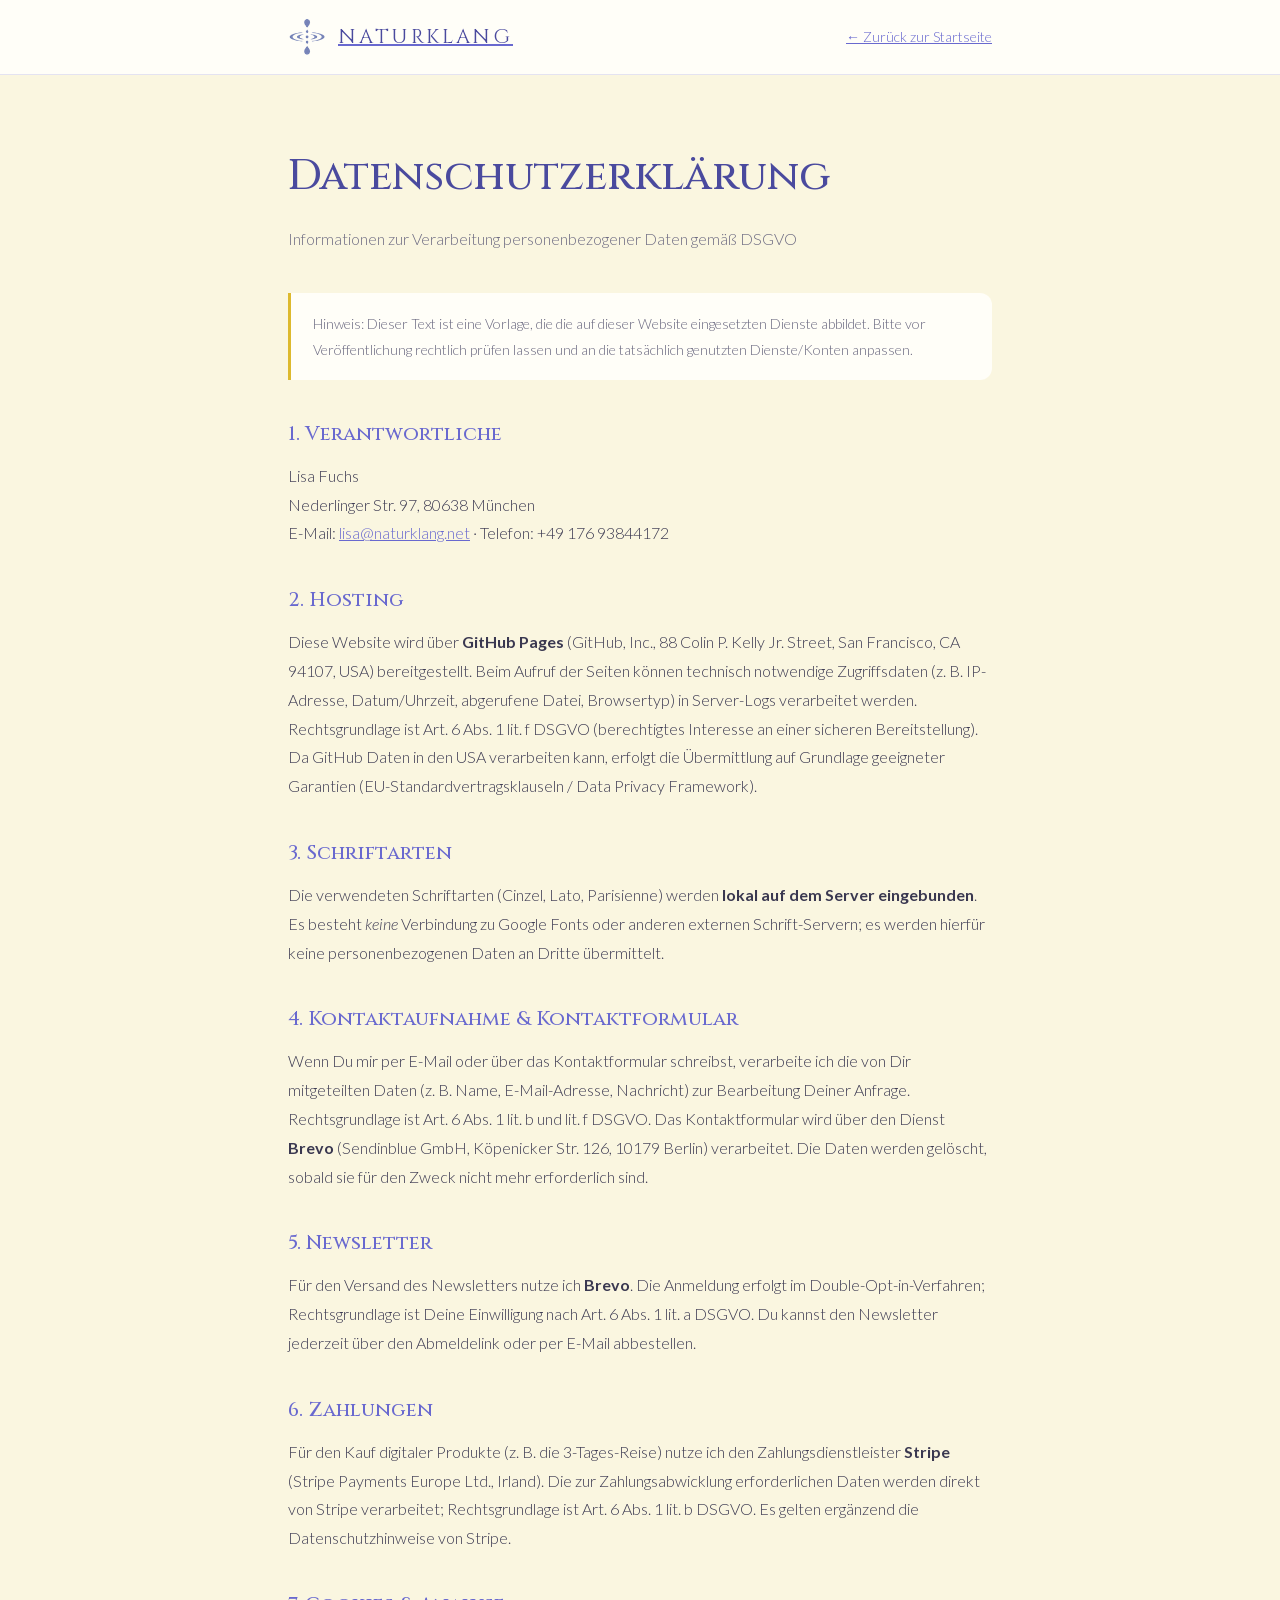
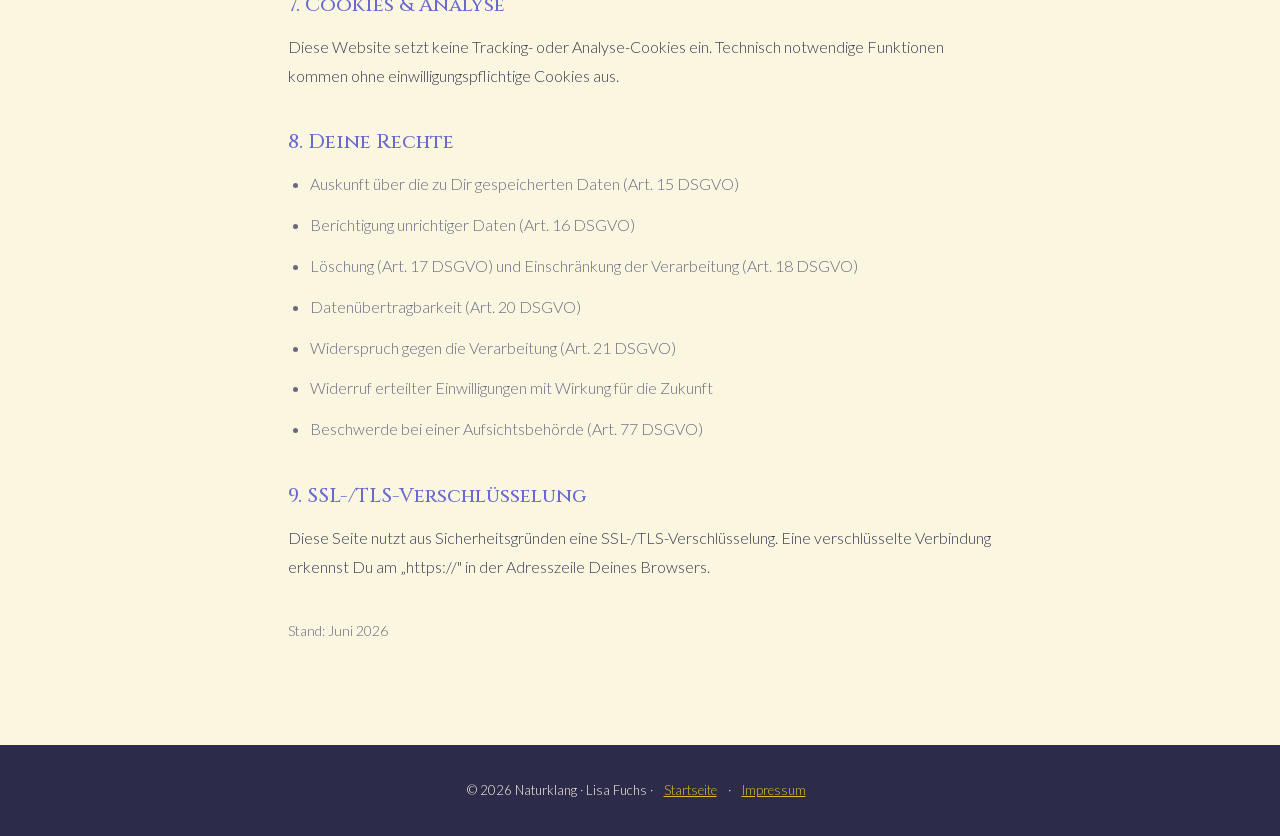
<file: datenschutz.html>
<!DOCTYPE html>
<html lang="de">
<head>
<meta charset="UTF-8" />
<meta name="viewport" content="width=device-width, initial-scale=1.0" />
<title>Datenschutzerklärung – Naturklang</title>
<link rel="stylesheet" href="assets/fonts/fonts.css">
<style>
  :root{ --c-bg:#faf6e0; --c-bg-soft:#fffef8; --c-brand:#6969cf; --c-brand-dk:#4a4a9e; --c-accent:#ddb92d; --c-text:#3a3850; --c-text-soft:#6b6980; --c-line:rgba(105,105,207,.18); }
  *{margin:0;padding:0;box-sizing:border-box;}
  body{font-family:'Lato',Arial,sans-serif;font-weight:300;color:var(--c-text);background:var(--c-bg);line-height:1.8;font-size:16px;}
  h1,h2{font-family:'Cinzel',Georgia,serif;font-weight:500;color:var(--c-brand-dk);}
  a{color:var(--c-brand);}
  .legal-header{background:var(--c-bg-soft);border-bottom:1px solid var(--c-line);}
  .legal-header .wrap{display:flex;align-items:center;justify-content:space-between;height:74px;}
  .brand{display:flex;align-items:center;gap:12px;}
  .brand img{width:38px;height:38px;}
  .brand .name{font-family:'Cinzel',serif;font-size:20px;letter-spacing:.14em;color:var(--c-brand-dk);}
  .back{font-size:14px;}
  .wrap{max-width:760px;margin:0 auto;padding:0 28px;}
  main{padding:64px 0 90px;}
  h1{font-size:clamp(30px,5vw,42px);margin-bottom:10px;}
  .lead{color:var(--c-text-soft);margin-bottom:40px;}
  h2{font-size:20px;margin:34px 0 10px;color:var(--c-brand);}
  p,li{margin-bottom:12px;}
  ul{margin:0 0 16px 22px;color:var(--c-text-soft);}
  .note{background:var(--c-bg-soft);border-left:3px solid var(--c-accent);border-radius:0 12px 12px 0;padding:18px 22px;margin:0 0 36px;font-size:14px;color:var(--c-text-soft);}
  footer{background:#2d2b4a;color:#f3eede;padding:34px 0;text-align:center;font-size:13px;}
  footer a{color:#ddb92d;margin:0 8px;}
</style>
</head>
<body>
<header class="legal-header">
  <div class="wrap">
    <a class="brand" href="index.html"><img src="assets/logo-naturklang.png" alt="Naturklang"><span class="name">NATURKLANG</span></a>
    <a class="back" href="index.html">&larr; Zurück zur Startseite</a>
  </div>
</header>
<main>
  <div class="wrap">
    <h1>Datenschutzerklärung</h1>
    <p class="lead">Informationen zur Verarbeitung personenbezogener Daten gemäß DSGVO</p>

    <div class="note">Hinweis: Dieser Text ist eine Vorlage, die die auf dieser Website eingesetzten Dienste abbildet. Bitte vor Veröffentlichung rechtlich prüfen lassen und an die tatsächlich genutzten Dienste/Konten anpassen.</div>

    <h2>1. Verantwortliche</h2>
    <p>
      Lisa Fuchs<br>
      Nederlinger Str. 97, 80638 München<br>
      E-Mail: <a href="mailto:lisa@naturklang.net">lisa@naturklang.net</a> · Telefon: +49 176 93844172
    </p>

    <h2>2. Hosting</h2>
    <p>Diese Website wird über <strong>GitHub Pages</strong> (GitHub, Inc., 88 Colin P. Kelly Jr. Street, San Francisco, CA 94107, USA) bereitgestellt. Beim Aufruf der Seiten können technisch notwendige Zugriffsdaten (z.&nbsp;B. IP-Adresse, Datum/Uhrzeit, abgerufene Datei, Browsertyp) in Server-Logs verarbeitet werden. Rechtsgrundlage ist Art. 6 Abs. 1 lit. f DSGVO (berechtigtes Interesse an einer sicheren Bereitstellung). Da GitHub Daten in den USA verarbeiten kann, erfolgt die Übermittlung auf Grundlage geeigneter Garantien (EU-Standardvertragsklauseln / Data Privacy Framework).</p>

    <h2>3. Schriftarten</h2>
    <p>Die verwendeten Schriftarten (Cinzel, Lato, Parisienne) werden <strong>lokal auf dem Server eingebunden</strong>. Es besteht <em>keine</em> Verbindung zu Google Fonts oder anderen externen Schrift-Servern; es werden hierfür keine personenbezogenen Daten an Dritte übermittelt.</p>

    <h2>4. Kontaktaufnahme &amp; Kontaktformular</h2>
    <p>Wenn Du mir per E-Mail oder über das Kontaktformular schreibst, verarbeite ich die von Dir mitgeteilten Daten (z.&nbsp;B. Name, E-Mail-Adresse, Nachricht) zur Bearbeitung Deiner Anfrage. Rechtsgrundlage ist Art. 6 Abs. 1 lit. b und lit. f DSGVO. Das Kontaktformular wird über den Dienst <strong>Brevo</strong> (Sendinblue GmbH, Köpenicker Str. 126, 10179 Berlin) verarbeitet. Die Daten werden gelöscht, sobald sie für den Zweck nicht mehr erforderlich sind.</p>

    <h2>5. Newsletter</h2>
    <p>Für den Versand des Newsletters nutze ich <strong>Brevo</strong>. Die Anmeldung erfolgt im Double-Opt-in-Verfahren; Rechtsgrundlage ist Deine Einwilligung nach Art. 6 Abs. 1 lit. a DSGVO. Du kannst den Newsletter jederzeit über den Abmeldelink oder per E-Mail abbestellen.</p>

    <h2>6. Zahlungen</h2>
    <p>Für den Kauf digitaler Produkte (z.&nbsp;B. die 3-Tages-Reise) nutze ich den Zahlungsdienstleister <strong>Stripe</strong> (Stripe Payments Europe Ltd., Irland). Die zur Zahlungsabwicklung erforderlichen Daten werden direkt von Stripe verarbeitet; Rechtsgrundlage ist Art. 6 Abs. 1 lit. b DSGVO. Es gelten ergänzend die Datenschutzhinweise von Stripe.</p>

    <h2>7. Cookies &amp; Analyse</h2>
    <p>Diese Website setzt keine Tracking- oder Analyse-Cookies ein. Technisch notwendige Funktionen kommen ohne einwilligungspflichtige Cookies aus.</p>

    <h2>8. Deine Rechte</h2>
    <ul>
      <li>Auskunft über die zu Dir gespeicherten Daten (Art. 15 DSGVO)</li>
      <li>Berichtigung unrichtiger Daten (Art. 16 DSGVO)</li>
      <li>Löschung (Art. 17 DSGVO) und Einschränkung der Verarbeitung (Art. 18 DSGVO)</li>
      <li>Datenübertragbarkeit (Art. 20 DSGVO)</li>
      <li>Widerspruch gegen die Verarbeitung (Art. 21 DSGVO)</li>
      <li>Widerruf erteilter Einwilligungen mit Wirkung für die Zukunft</li>
      <li>Beschwerde bei einer Aufsichtsbehörde (Art. 77 DSGVO)</li>
    </ul>

    <h2>9. SSL-/TLS-Verschlüsselung</h2>
    <p>Diese Seite nutzt aus Sicherheitsgründen eine SSL-/TLS-Verschlüsselung. Eine verschlüsselte Verbindung erkennst Du am „https://" in der Adresszeile Deines Browsers.</p>

    <p style="margin-top:36px;color:var(--c-text-soft);font-size:14px;">Stand: Juni 2026</p>
  </div>
</main>
<footer>
  © 2026 Naturklang · Lisa Fuchs · <a href="index.html">Startseite</a> · <a href="impressum.html">Impressum</a>
</footer>
</body>
</html>
</file>
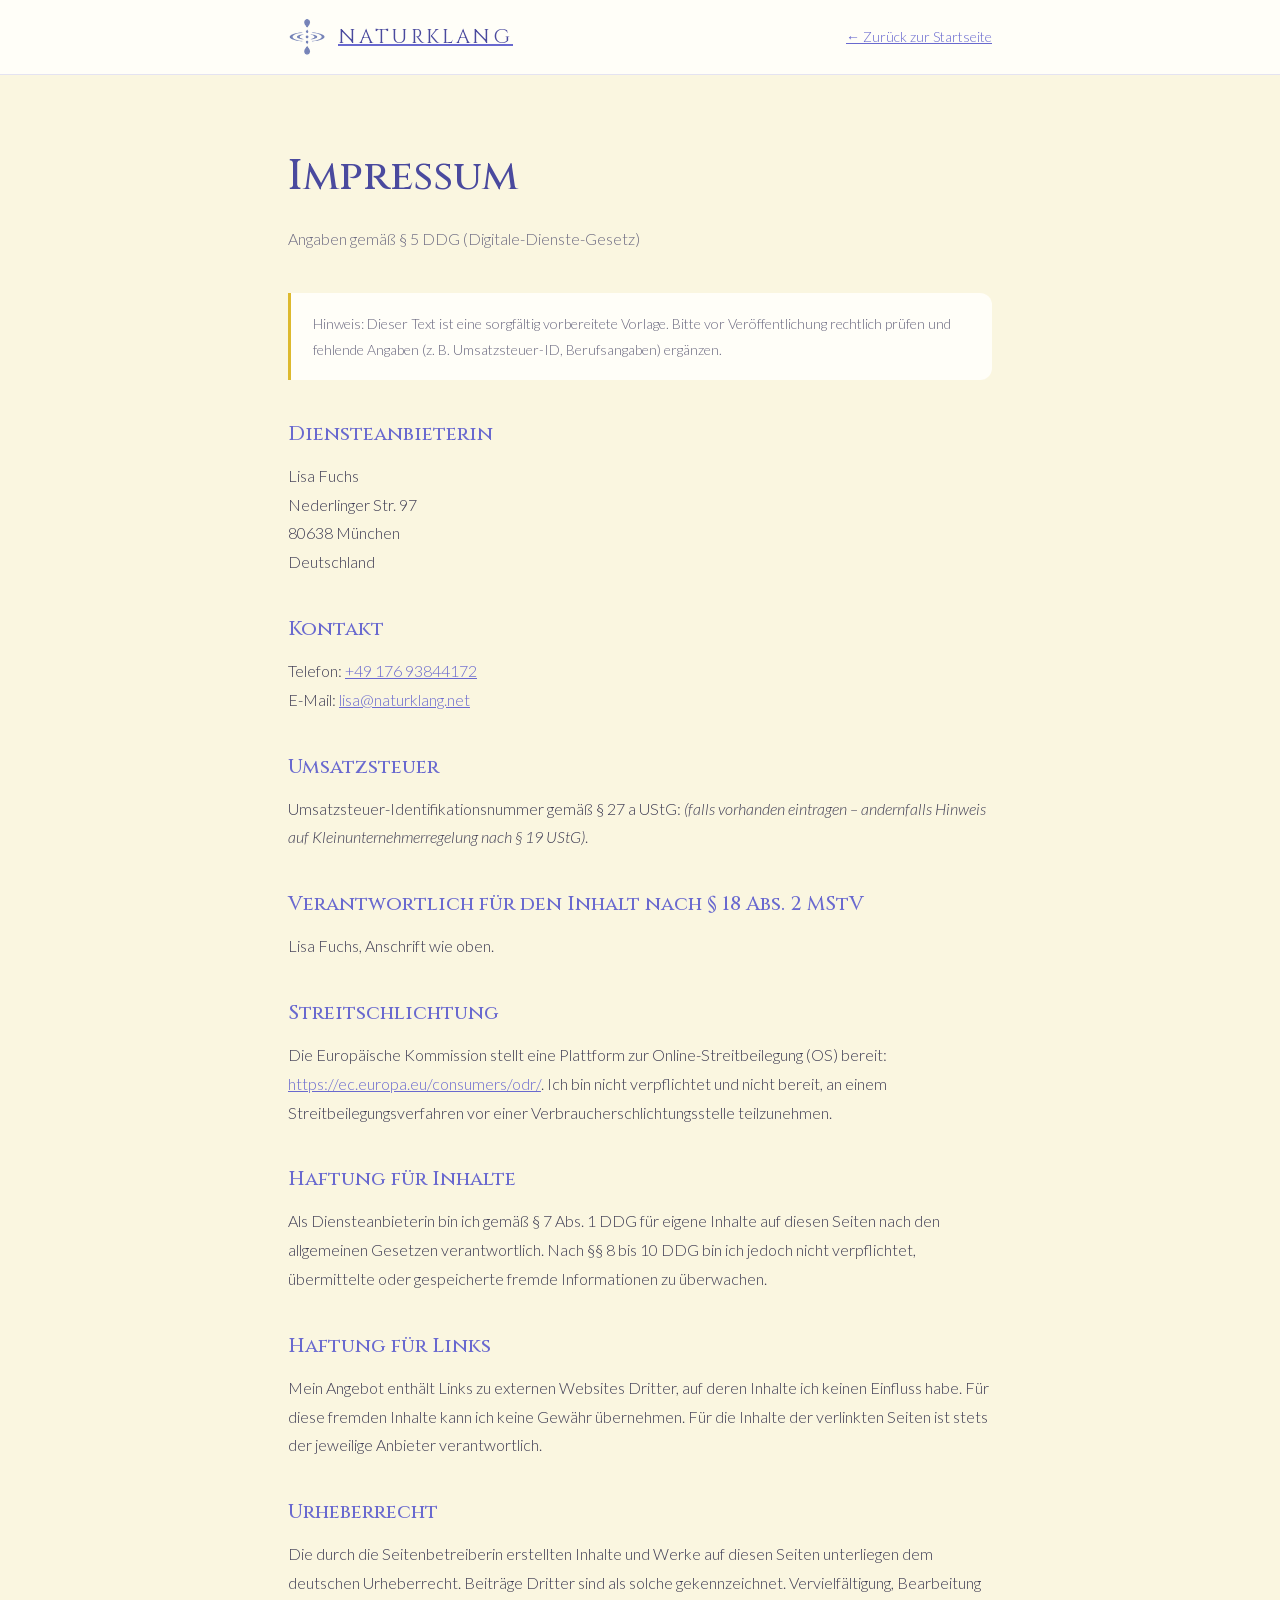
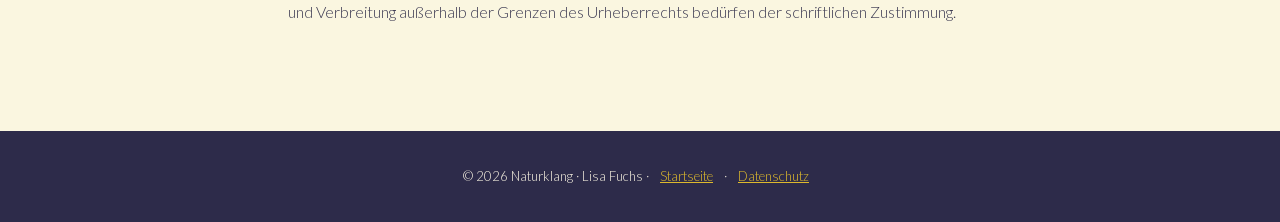
<file: impressum.html>
<!DOCTYPE html>
<html lang="de">
<head>
<meta charset="UTF-8" />
<meta name="viewport" content="width=device-width, initial-scale=1.0" />
<title>Impressum – Naturklang</title>
<link rel="stylesheet" href="assets/fonts/fonts.css">
<style>
  :root{ --c-bg:#faf6e0; --c-bg-soft:#fffef8; --c-brand:#6969cf; --c-brand-dk:#4a4a9e; --c-accent:#ddb92d; --c-text:#3a3850; --c-text-soft:#6b6980; --c-line:rgba(105,105,207,.18); }
  *{margin:0;padding:0;box-sizing:border-box;}
  body{font-family:'Lato',Arial,sans-serif;font-weight:300;color:var(--c-text);background:var(--c-bg);line-height:1.8;font-size:16px;}
  h1,h2{font-family:'Cinzel',Georgia,serif;font-weight:500;color:var(--c-brand-dk);}
  a{color:var(--c-brand);}
  .legal-header{background:var(--c-bg-soft);border-bottom:1px solid var(--c-line);}
  .legal-header .wrap{display:flex;align-items:center;justify-content:space-between;height:74px;}
  .brand{display:flex;align-items:center;gap:12px;}
  .brand img{width:38px;height:38px;}
  .brand .name{font-family:'Cinzel',serif;font-size:20px;letter-spacing:.14em;color:var(--c-brand-dk);}
  .back{font-size:14px;}
  .wrap{max-width:760px;margin:0 auto;padding:0 28px;}
  main{padding:64px 0 90px;}
  h1{font-size:clamp(30px,5vw,42px);margin-bottom:10px;}
  .lead{color:var(--c-text-soft);margin-bottom:40px;}
  h2{font-size:20px;margin:34px 0 10px;color:var(--c-brand);}
  p{margin-bottom:14px;}
  .note{background:var(--c-bg-soft);border-left:3px solid var(--c-accent);border-radius:0 12px 12px 0;padding:18px 22px;margin:0 0 36px;font-size:14px;color:var(--c-text-soft);}
  footer{background:#2d2b4a;color:#f3eede;padding:34px 0;text-align:center;font-size:13px;}
  footer a{color:#ddb92d;margin:0 8px;}
</style>
</head>
<body>
<header class="legal-header">
  <div class="wrap">
    <a class="brand" href="index.html"><img src="assets/logo-naturklang.png" alt="Naturklang"><span class="name">NATURKLANG</span></a>
    <a class="back" href="index.html">&larr; Zurück zur Startseite</a>
  </div>
</header>
<main>
  <div class="wrap">
    <h1>Impressum</h1>
    <p class="lead">Angaben gemäß § 5 DDG (Digitale-Dienste-Gesetz)</p>

    <div class="note">Hinweis: Dieser Text ist eine sorgfältig vorbereitete Vorlage. Bitte vor Veröffentlichung rechtlich prüfen und fehlende Angaben (z.&nbsp;B. Umsatzsteuer-ID, Berufsangaben) ergänzen.</div>

    <h2>Diensteanbieterin</h2>
    <p>
      Lisa Fuchs<br>
      Nederlinger Str. 97<br>
      80638 München<br>
      Deutschland
    </p>

    <h2>Kontakt</h2>
    <p>
      Telefon: <a href="tel:+4917693844172">+49 176 93844172</a><br>
      E-Mail: <a href="mailto:lisa@naturklang.net">lisa@naturklang.net</a>
    </p>

    <h2>Umsatzsteuer</h2>
    <p>Umsatzsteuer-Identifikationsnummer gemäß § 27 a UStG: <em>(falls vorhanden eintragen – andernfalls Hinweis auf Kleinunternehmerregelung nach § 19 UStG)</em>.</p>

    <h2>Verantwortlich für den Inhalt nach § 18 Abs. 2 MStV</h2>
    <p>Lisa Fuchs, Anschrift wie oben.</p>

    <h2>Streitschlichtung</h2>
    <p>Die Europäische Kommission stellt eine Plattform zur Online-Streitbeilegung (OS) bereit: <a href="https://ec.europa.eu/consumers/odr/" target="_blank" rel="noopener">https://ec.europa.eu/consumers/odr/</a>. Ich bin nicht verpflichtet und nicht bereit, an einem Streitbeilegungsverfahren vor einer Verbraucherschlichtungsstelle teilzunehmen.</p>

    <h2>Haftung für Inhalte</h2>
    <p>Als Diensteanbieterin bin ich gemäß § 7 Abs. 1 DDG für eigene Inhalte auf diesen Seiten nach den allgemeinen Gesetzen verantwortlich. Nach §§ 8 bis 10 DDG bin ich jedoch nicht verpflichtet, übermittelte oder gespeicherte fremde Informationen zu überwachen.</p>

    <h2>Haftung für Links</h2>
    <p>Mein Angebot enthält Links zu externen Websites Dritter, auf deren Inhalte ich keinen Einfluss habe. Für diese fremden Inhalte kann ich keine Gewähr übernehmen. Für die Inhalte der verlinkten Seiten ist stets der jeweilige Anbieter verantwortlich.</p>

    <h2>Urheberrecht</h2>
    <p>Die durch die Seitenbetreiberin erstellten Inhalte und Werke auf diesen Seiten unterliegen dem deutschen Urheberrecht. Beiträge Dritter sind als solche gekennzeichnet. Vervielfältigung, Bearbeitung und Verbreitung außerhalb der Grenzen des Urheberrechts bedürfen der schriftlichen Zustimmung.</p>
  </div>
</main>
<footer>
  © 2026 Naturklang · Lisa Fuchs · <a href="index.html">Startseite</a> · <a href="datenschutz.html">Datenschutz</a>
</footer>
</body>
</html>
</file>
<file: assets/fonts/fonts.css>
/* latin-ext */
@font-face {
  font-family: 'Cinzel';
  font-style: normal;
  font-weight: 400;
  font-display: swap;
  src: url(8vIJ7ww63mVu7gt7-GT7PkRXM8Xx.woff2) format('woff2');
  unicode-range: U+0100-02BA, U+02BD-02C5, U+02C7-02CC, U+02CE-02D7, U+02DD-02FF, U+0304, U+0308, U+0329, U+1D00-1DBF, U+1E00-1E9F, U+1EF2-1EFF, U+2020, U+20A0-20AB, U+20AD-20C0, U+2113, U+2C60-2C7F, U+A720-A7FF;
}
/* latin */
@font-face {
  font-family: 'Cinzel';
  font-style: normal;
  font-weight: 400;
  font-display: swap;
  src: url(8vIJ7ww63mVu7gt79mT7PkRXMw.woff2) format('woff2');
  unicode-range: U+0000-00FF, U+0131, U+0152-0153, U+02BB-02BC, U+02C6, U+02DA, U+02DC, U+0304, U+0308, U+0329, U+2000-206F, U+20AC, U+2122, U+2191, U+2193, U+2212, U+2215, U+FEFF, U+FFFD;
}
/* latin-ext */
@font-face {
  font-family: 'Cinzel';
  font-style: normal;
  font-weight: 500;
  font-display: swap;
  src: url(8vIJ7ww63mVu7gt7-GT7PkRXM8Xx.woff2) format('woff2');
  unicode-range: U+0100-02BA, U+02BD-02C5, U+02C7-02CC, U+02CE-02D7, U+02DD-02FF, U+0304, U+0308, U+0329, U+1D00-1DBF, U+1E00-1E9F, U+1EF2-1EFF, U+2020, U+20A0-20AB, U+20AD-20C0, U+2113, U+2C60-2C7F, U+A720-A7FF;
}
/* latin */
@font-face {
  font-family: 'Cinzel';
  font-style: normal;
  font-weight: 500;
  font-display: swap;
  src: url(8vIJ7ww63mVu7gt79mT7PkRXMw.woff2) format('woff2');
  unicode-range: U+0000-00FF, U+0131, U+0152-0153, U+02BB-02BC, U+02C6, U+02DA, U+02DC, U+0304, U+0308, U+0329, U+2000-206F, U+20AC, U+2122, U+2191, U+2193, U+2212, U+2215, U+FEFF, U+FFFD;
}
/* latin-ext */
@font-face {
  font-family: 'Cinzel';
  font-style: normal;
  font-weight: 600;
  font-display: swap;
  src: url(8vIJ7ww63mVu7gt7-GT7PkRXM8Xx.woff2) format('woff2');
  unicode-range: U+0100-02BA, U+02BD-02C5, U+02C7-02CC, U+02CE-02D7, U+02DD-02FF, U+0304, U+0308, U+0329, U+1D00-1DBF, U+1E00-1E9F, U+1EF2-1EFF, U+2020, U+20A0-20AB, U+20AD-20C0, U+2113, U+2C60-2C7F, U+A720-A7FF;
}
/* latin */
@font-face {
  font-family: 'Cinzel';
  font-style: normal;
  font-weight: 600;
  font-display: swap;
  src: url(8vIJ7ww63mVu7gt79mT7PkRXMw.woff2) format('woff2');
  unicode-range: U+0000-00FF, U+0131, U+0152-0153, U+02BB-02BC, U+02C6, U+02DA, U+02DC, U+0304, U+0308, U+0329, U+2000-206F, U+20AC, U+2122, U+2191, U+2193, U+2212, U+2215, U+FEFF, U+FFFD;
}
/* latin-ext */
@font-face {
  font-family: 'Lato';
  font-style: italic;
  font-weight: 300;
  font-display: swap;
  src: url(S6u_w4BMUTPHjxsI9w2_FQftx9897sxZ.woff2) format('woff2');
  unicode-range: U+0100-02BA, U+02BD-02C5, U+02C7-02CC, U+02CE-02D7, U+02DD-02FF, U+0304, U+0308, U+0329, U+1D00-1DBF, U+1E00-1E9F, U+1EF2-1EFF, U+2020, U+20A0-20AB, U+20AD-20C0, U+2113, U+2C60-2C7F, U+A720-A7FF;
}
/* latin */
@font-face {
  font-family: 'Lato';
  font-style: italic;
  font-weight: 300;
  font-display: swap;
  src: url(S6u_w4BMUTPHjxsI9w2_Gwftx9897g.woff2) format('woff2');
  unicode-range: U+0000-00FF, U+0131, U+0152-0153, U+02BB-02BC, U+02C6, U+02DA, U+02DC, U+0304, U+0308, U+0329, U+2000-206F, U+20AC, U+2122, U+2191, U+2193, U+2212, U+2215, U+FEFF, U+FFFD;
}
/* latin-ext */
@font-face {
  font-family: 'Lato';
  font-style: normal;
  font-weight: 300;
  font-display: swap;
  src: url(S6u9w4BMUTPHh7USSwaPGQ3q5d0N7w.woff2) format('woff2');
  unicode-range: U+0100-02BA, U+02BD-02C5, U+02C7-02CC, U+02CE-02D7, U+02DD-02FF, U+0304, U+0308, U+0329, U+1D00-1DBF, U+1E00-1E9F, U+1EF2-1EFF, U+2020, U+20A0-20AB, U+20AD-20C0, U+2113, U+2C60-2C7F, U+A720-A7FF;
}
/* latin */
@font-face {
  font-family: 'Lato';
  font-style: normal;
  font-weight: 300;
  font-display: swap;
  src: url(S6u9w4BMUTPHh7USSwiPGQ3q5d0.woff2) format('woff2');
  unicode-range: U+0000-00FF, U+0131, U+0152-0153, U+02BB-02BC, U+02C6, U+02DA, U+02DC, U+0304, U+0308, U+0329, U+2000-206F, U+20AC, U+2122, U+2191, U+2193, U+2212, U+2215, U+FEFF, U+FFFD;
}
/* latin-ext */
@font-face {
  font-family: 'Lato';
  font-style: normal;
  font-weight: 400;
  font-display: swap;
  src: url(S6uyw4BMUTPHjxAwXiWtFCfQ7A.woff2) format('woff2');
  unicode-range: U+0100-02BA, U+02BD-02C5, U+02C7-02CC, U+02CE-02D7, U+02DD-02FF, U+0304, U+0308, U+0329, U+1D00-1DBF, U+1E00-1E9F, U+1EF2-1EFF, U+2020, U+20A0-20AB, U+20AD-20C0, U+2113, U+2C60-2C7F, U+A720-A7FF;
}
/* latin */
@font-face {
  font-family: 'Lato';
  font-style: normal;
  font-weight: 400;
  font-display: swap;
  src: url(S6uyw4BMUTPHjx4wXiWtFCc.woff2) format('woff2');
  unicode-range: U+0000-00FF, U+0131, U+0152-0153, U+02BB-02BC, U+02C6, U+02DA, U+02DC, U+0304, U+0308, U+0329, U+2000-206F, U+20AC, U+2122, U+2191, U+2193, U+2212, U+2215, U+FEFF, U+FFFD;
}
/* latin-ext */
@font-face {
  font-family: 'Lato';
  font-style: normal;
  font-weight: 700;
  font-display: swap;
  src: url(S6u9w4BMUTPHh6UVSwaPGQ3q5d0N7w.woff2) format('woff2');
  unicode-range: U+0100-02BA, U+02BD-02C5, U+02C7-02CC, U+02CE-02D7, U+02DD-02FF, U+0304, U+0308, U+0329, U+1D00-1DBF, U+1E00-1E9F, U+1EF2-1EFF, U+2020, U+20A0-20AB, U+20AD-20C0, U+2113, U+2C60-2C7F, U+A720-A7FF;
}
/* latin */
@font-face {
  font-family: 'Lato';
  font-style: normal;
  font-weight: 700;
  font-display: swap;
  src: url(S6u9w4BMUTPHh6UVSwiPGQ3q5d0.woff2) format('woff2');
  unicode-range: U+0000-00FF, U+0131, U+0152-0153, U+02BB-02BC, U+02C6, U+02DA, U+02DC, U+0304, U+0308, U+0329, U+2000-206F, U+20AC, U+2122, U+2191, U+2193, U+2212, U+2215, U+FEFF, U+FFFD;
}

/* Parisienne – fließende Akzentschrift für poetische Momente */
@font-face {
  font-family: 'Parisienne';
  font-style: normal;
  font-weight: 400;
  font-display: swap;
  src: url(parisienne-latin.woff2) format('woff2');
  unicode-range: U+0000-00FF, U+0131, U+0152-0153, U+02BB-02BC, U+02C6, U+02DA, U+02DC, U+2000-206F, U+2074, U+20AC, U+2122, U+2191, U+2193, U+2212, U+2215, U+FEFF, U+FFFD;
}
</file>
